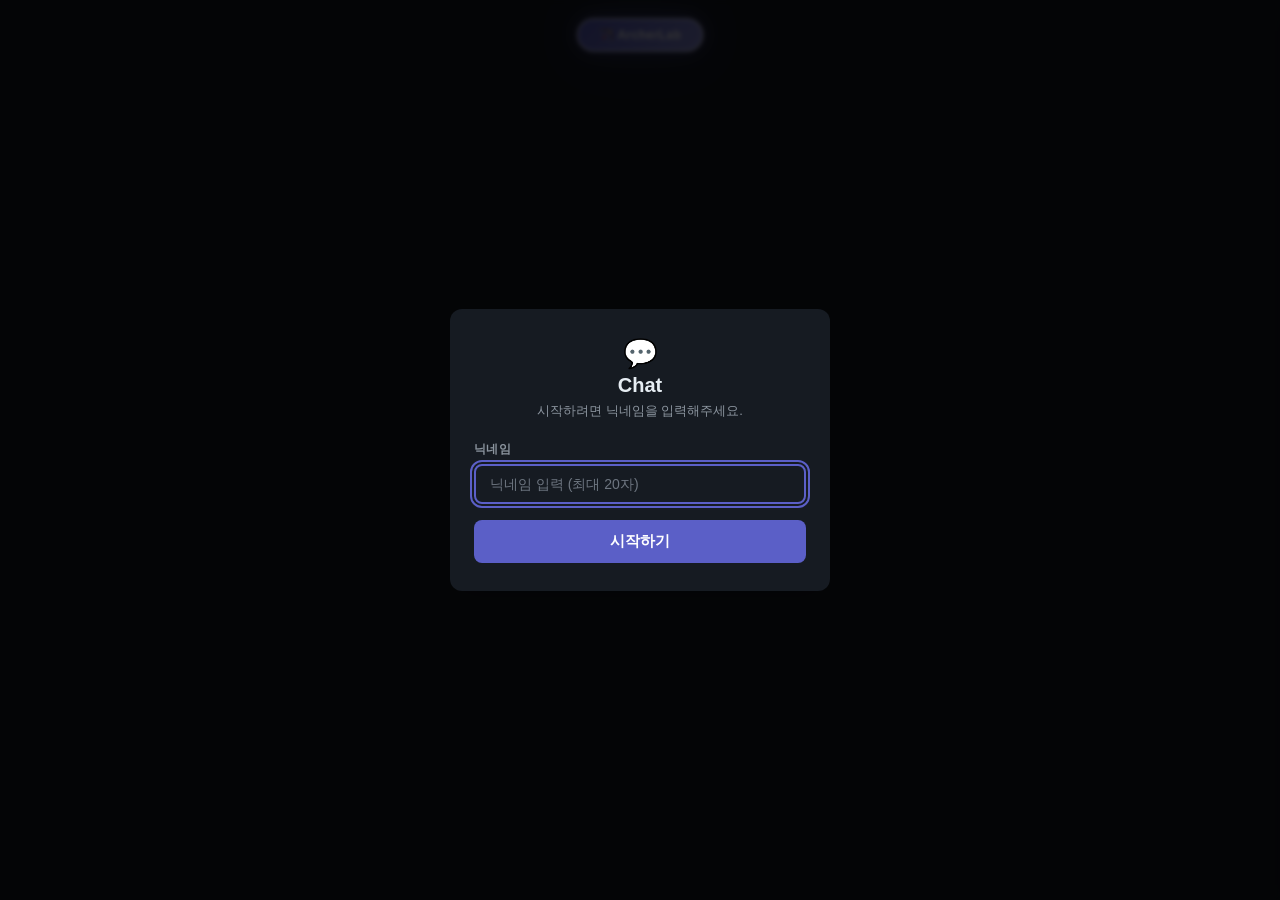
<file: index.html>
<!DOCTYPE html>
<html lang="ko">
<head>
    <meta charset="UTF-8">
    <meta http-equiv="origin-trial" content="Agn9opFYdjvT/UqEIvt4RnCkmN8Kt+8/lzvg731pKSz7MpNoJkLvra/pLOIFgR9GZb39JbBGeJ+CDO++Tus3FggAAABmeyJvcmlnaW4iOiJodHRwczovL2FyY2hlcmxhYi5kZXY6NDQzIiwiZmVhdHVyZSI6IkhUTUxJbkNhbnZhcyIsImV4cGlyeSI6MTc5MjQ1NDQwMCwiaXNTdWJkb21haW4iOnRydWV9">
    <meta name="viewport" content="width=device-width, initial-scale=1.0, maximum-scale=1.0, user-scalable=no">
    <meta name="theme-color" content="#1a1d21" id="meta-theme-color">
    <meta name="mobile-web-app-capable" content="yes">
    <meta name="apple-mobile-web-app-capable" content="yes">
    <meta name="apple-mobile-web-app-status-bar-style" content="black-translucent">
    <meta name="apple-mobile-web-app-title" content="Chat">
    <link rel="manifest" href="manifest.json?v=3">
    <link rel="apple-touch-icon" sizes="180x180" href="icons/apple-touch-icon.png">
    <meta name="robots" content="index, follow, max-image-preview:large, max-snippet:-1">
	<link rel="icon" href="favicon.svg" type="image/svg+xml">
    <title>Chat - 실시간 익명 채팅 | ArcherLab</title>
    <meta name="description" content="무료 실시간 익명 채팅 - 설치 없이 브라우저에서 바로 대화. 채팅방 생성, 로비 채팅, 1:1 대화까지 지원하는 웹 채팅 서비스.">
    <meta name="keywords" content="무료 채팅, 익명 채팅, 실시간 채팅, 웹 채팅, 채팅방, 온라인 채팅, 브라우저 채팅, free chat, anonymous chat, real-time chat">
    <meta property="og:title" content="Chat - 실시간 익명 채팅">
    <meta property="og:description" content="설치 없이 브라우저에서 바로 대화. 채팅방 생성, 로비 채팅, 1:1 대화까지.">
    <meta property="og:image" content="https://chat.archerlab.dev/assets/images/social/chat-representative.png">
    <meta property="og:image:type" content="image/png">
    <meta property="og:image:width" content="1254">
    <meta property="og:image:height" content="1254">
    <meta property="og:image:alt" content="Friends chatting together in ArcherLab Chat">
    <meta property="og:url" content="https://chat.archerlab.dev/">
    <meta property="og:type" content="website">
    <meta property="og:locale" content="ko_KR">
    <meta property="og:site_name" content="ArcherLab Chat">
    <meta name="twitter:card" content="summary_large_image">
    <meta name="twitter:title" content="Chat - 실시간 익명 채팅">
    <meta name="twitter:description" content="설치 없이 브라우저에서 바로 대화. 무료 실시간 웹 채팅.">
    <meta name="twitter:image" content="https://chat.archerlab.dev/assets/images/social/chat-representative.png">
    <meta name="twitter:image:alt" content="Friends chatting together in ArcherLab Chat">
    <link rel="canonical" href="https://chat.archerlab.dev/">
    <link rel="alternate" hreflang="ko" href="https://chat.archerlab.dev/">
    <link rel="alternate" hreflang="x-default" href="https://chat.archerlab.dev/">
    <script type="application/ld+json">{"@context":"https://schema.org","@type":"WebApplication","name":"ArcherLab Chat","url":"https://chat.archerlab.dev/","description":"무료 실시간 익명 채팅 - 설치 없이 브라우저에서 바로 대화","applicationCategory":"SocialNetworkingApplication","operatingSystem":"Web","offers":{"@type":"Offer","price":"0","priceCurrency":"KRW"},"inLanguage":"ko","publisher":{"@type":"Organization","name":"ArcherLab","url":"https://archerlab.dev/"},"image":"https://chat.archerlab.dev/assets/images/social/chat-representative.png"}</script>
    <link rel="stylesheet" href="css/style.css?v=4">
    <meta http-equiv="Cache-Control" content="no-cache, no-store, must-revalidate">
    <meta http-equiv="Pragma" content="no-cache">
    <meta http-equiv="Expires" content="0">
<script src="js/immersive.js?v=20260916-immersive-disabled-v1" defer></script>
  <script src="/assets/js/archerlab-session.js" defer data-archerlab-account></script>
    <meta property="og:image:secure_url" content="https://chat.archerlab.dev/assets/images/social/chat-representative.png">

    <script type="application/ld+json">{"@context":"https://schema.org","@type":"WebPage","@id":"https://chat.archerlab.dev/#webpage","url":"https://chat.archerlab.dev/","primaryImageOfPage":{"@type":"ImageObject","url":"https://chat.archerlab.dev/assets/images/social/chat-representative.png","width":1254,"height":1254}}</script>
</head>
<body>
<a href="https://archerlab.dev" target="_blank" rel="noopener noreferrer" class="archerlab-link" aria-label="ArcherLab 홈" title="ArcherLab">🏹 ArcherLab</a>

<!-- ━━━━━ Setup Modal (닉네임 설정) ━━━━━ -->
<div id="setup-modal" class="modal-overlay">
    <div class="modal-box setup-box">
        <div class="setup-logo">💬</div>
        <h2>Chat</h2>
        <p class="modal-subtitle">시작하려면 닉네임을 입력해주세요.</p>
        <span class="modal-label">닉네임</span>
        <input
            type="text"
            id="setup-name"
            class="modal-input"
            placeholder="닉네임 입력 (최대 20자)"
            maxlength="20"
            autocomplete="off"
        >
        <button id="btn-setup-start" class="btn-block">시작하기</button>
    </div>
</div>

<!-- ━━━━━ Main App Layout ━━━━━ -->
<div id="app" data-mobile-view="rooms" style="display:none">

    <!-- ── Left Sidebar ── -->
    <aside class="sidebar">
        <div class="sidebar-header">
            <div class="sidebar-brand">
                <span class="brand-logo">Chat</span>
                <span id="lobby-unread-badge" class="unread-badge" style="display:none">0</span>
            </div>
            <div class="my-info">
                <div class="my-avatar" id="my-avatar">?</div>
                <span id="my-name-display">닉네임</span>
            </div>
        </div>

        <div class="sidebar-actions">
            <button id="btn-new-room" class="btn-new-room">
                <span>+</span> 새 채팅방
            </button>
        </div>

        <div class="rooms-section">
            <div class="section-label">채팅방 목록</div>
            <div id="room-list-el">
                <div class="room-list-empty">목록을 불러오는 중...</div>
            </div>
        </div>

        <div class="sidebar-footer">
            <button class="btn-settings-sidebar" id="btn-settings">
                <span>⚙️</span> 설정
            </button>
        </div>
    </aside>

    <!-- ── Main Chat Area ── -->
    <main class="main-area">

        <!-- Welcome State = Lobby Chat -->
        <div id="welcome-state">
            <div class="lobby-header">
                <div class="lobby-header-left">
                    <span class="lobby-title">🌐 로비 채팅</span>
                    <span class="lobby-user-count" id="lobby-user-count">연결 중...</span>
                </div>
                <button id="btn-welcome-create" class="btn-primary btn-sm-text">+ 새 채팅방</button>
            </div>
            <div id="lobby-messages" class="messages-area"></div>
            <div class="input-area">
                <input
                    type="text"
                    id="lobby-msg-input"
                    placeholder="로비에서 메시지 입력..."
                    maxlength="300"
                    autocomplete="off"
                >
                <button id="btn-lobby-send" class="btn-send">전송</button>
            </div>
        </div>

        <!-- Chat State -->
        <div id="chat-state" style="display:none">
            <div class="chat-header">
                <div class="chat-header-left">
                    <button id="chat-back-btn" title="목록으로">‹</button>
                    <span id="room-lock-icon"></span>
                    <div class="room-title-wrap">
                        <span id="current-room-name">채팅방</span>
                        <span id="current-room-topic" class="room-topic-display"></span>
                    </div>
                </div>
                <div class="chat-header-right">
                    <button id="btn-header-invite-user" class="btn-header-invite" style="display:none" title="사용자 초대">👤 초대</button>
                    <button id="btn-pin-message" class="btn-icon" style="display:none" title="공지 등록">📌 공지</button>
                    <button id="btn-toggle-members" class="btn-icon" title="참여자 목록">👥 참여자</button>
                    <button id="btn-leave" class="btn-leave-room" title="방 나가기">방 나가기</button>
                </div>
            </div>

            <div id="pinned-message" class="pinned-message" style="display:none"></div>

            <div id="messages" class="messages-area"></div>

            <div id="typing-indicator" class="typing-indicator" style="display:none"></div>

            <div class="input-area">
                <input
                    type="text"
                    id="msg-input"
                    placeholder="메시지를 입력하세요..."
                    maxlength="500"
                    autocomplete="off"
                >
                <button id="btn-send" class="btn-send">전송</button>
            </div>
        </div>

    </main>

    <!-- ── Right Users Panel ── -->
    <aside class="users-panel" id="users-panel">
        <div class="users-header">
            <span id="users-panel-title">참여자</span>
            <span id="user-count">0</span>
        </div>

        <div class="room-info-panel" id="room-info-panel" style="display:none">
            <div class="room-topic-panel" id="room-topic-panel"></div>
            <div class="room-capacity-panel" id="room-capacity-panel"></div>
        </div>

        <div id="user-list" class="user-list"></div>

        <div class="users-footer">
            <button id="btn-invite-user" class="btn-invite" style="display:none">👤 사용자 초대</button>
            <button id="btn-copy-invite" class="btn-invite" style="display:none">🔗 초대 링크 복사</button>
        </div>
    </aside>

</div>

<!-- ━━━━━ Create Room Modal ━━━━━ -->
<div id="create-room-modal" class="modal-overlay">
    <div class="modal-box">
        <h3>새 채팅방 만들기</h3>

        <span class="modal-label">방 이름 *</span>
        <input type="text" id="create-room-name" class="modal-input" placeholder="채팅방 이름" maxlength="30" autocomplete="off">

        <span class="modal-label">주제 / 설명</span>
        <input type="text" id="create-room-topic" class="modal-input" placeholder="이 채팅방의 주제나 용도 (선택)" maxlength="60" autocomplete="off">

        <span class="modal-label">최대 참여 인원</span>
        <div class="capacity-row">
            <input type="range" id="create-capacity" min="2" max="100" value="10" class="capacity-slider">
            <span id="capacity-display" class="capacity-value">10명</span>
        </div>

        <span class="modal-label">방 유형</span>
        <div class="room-type-group">
            <button class="room-type-btn active" data-type="public">🌐 공개방</button>
            <button class="room-type-btn" data-type="private">🔒 비밀방</button>
        </div>

        <div id="password-group" style="display:none">
            <span class="modal-label">비밀번호 (숫자 4자리)</span>
            <input type="text" id="create-password" class="modal-input" placeholder="1234" maxlength="4" pattern="\d{4}" inputmode="numeric" autocomplete="off">
        </div>

        <div class="modal-actions">
            <button id="btn-create-cancel" class="btn-secondary">취소</button>
            <button id="btn-create-confirm" class="btn-confirm">만들기</button>
        </div>
    </div>
</div>

<!-- ━━━━━ Password Modal ━━━━━ -->
<div id="password-modal" class="modal-overlay">
    <div class="modal-box">
        <h3>🔒 비밀방 입장</h3>
        <p class="modal-subtitle">방장이 설정한 4자리 비밀번호를 입력하세요.</p>
        <span class="modal-label">비밀번호</span>
        <input type="text" id="join-password" class="modal-input" placeholder="숫자 4자리" maxlength="4" pattern="\d{4}" inputmode="numeric" autocomplete="off">
        <div class="modal-actions">
            <button id="btn-pw-cancel" class="btn-secondary">취소</button>
            <button id="btn-pw-confirm" class="btn-confirm">입장</button>
        </div>
    </div>
</div>

<!-- ━━━━━ Settings Panel ━━━━━ -->
<div id="settings-panel" class="settings-panel">
    <div class="settings-header">
        <span>설정</span>
        <button id="btn-settings-close" class="btn-icon">✕</button>
    </div>
    <div class="settings-body">
        <div class="setting-group">
            <h4>프로필</h4>
            <label class="modal-label" style="margin-top:0">닉네임</label>
            <div class="setting-row">
                <input type="text" id="settings-name" class="modal-input" maxlength="20" autocomplete="off">
                <button id="btn-name-save" class="btn-sm">저장</button>
            </div>
        </div>
        <div class="setting-group">
            <h4>테마</h4>
            <div class="theme-group">
                <button class="theme-btn" data-theme="dark">
                    <div class="theme-swatch theme-swatch-dark"></div>
                    다크
                </button>
                <button class="theme-btn" data-theme="light">
                    <div class="theme-swatch theme-swatch-light"></div>
                    라이트
                </button>
                <button class="theme-btn active" data-theme="midnight">
                    <div class="theme-swatch theme-swatch-midnight"></div>
                    미드나잇
                </button>
                <button class="theme-btn" data-theme="vscode">
                    <div class="theme-swatch theme-swatch-vscode"></div>
                    VSCode
                </button>
                <button class="theme-btn" data-theme="terminal">
                    <div class="theme-swatch theme-swatch-terminal"></div>
                    Terminal
                </button>
                <button class="theme-btn" data-theme="excel">
                    <div class="theme-swatch theme-swatch-excel"></div>
                    Excel
                </button>
            </div>
        </div>
        <div class="setting-group">
            <h4>화면 투명도</h4>
            <div class="opacity-label">
                <span>투명도</span>
                <span id="opacity-value">100%</span>
            </div>
            <input type="range" id="opacity-slider" min="10" max="100" value="100">
            <p class="setting-hint">낮출수록 화면이 투명해집니다. (뒤 창이 비쳐 보임)</p>
        </div>
        <div class="setting-group" id="notif-permission-group">
            <h4>알림</h4>
            <button id="btn-notif-permission" class="btn-block" style="margin-top:0">🔔 브라우저 알림 허용</button>
            <p class="setting-hint">멘션이나 초대를 받을 때 알림을 표시합니다.</p>
        </div>
        <div class="setting-group" id="pwa-install-group" style="display:none">
            <h4>앱 설치</h4>
            <button id="btn-install-pwa" class="btn-block" style="margin-top:0">
                📥 PC 앱으로 설치 (주소창 없이 사용)
            </button>
            <p class="setting-hint">설치하면 주소창이 사라지고 앱처럼 사용할 수 있습니다.</p>
        </div>
        <div class="setting-group" id="pwa-installed-group" style="display:none">
            <h4>앱 설치</h4>
            <p class="setting-hint pwa-ok">✅ 앱으로 설치되어 실행 중입니다.</p>
        </div>
        <button id="btn-settings-close2" class="btn-settings-close-bottom">닫기</button>
    </div>
</div>

<!-- ━━━━━ Mobile Navigation ━━━━━ -->
<nav class="mobile-nav">
    <div class="mobile-nav-inner">
        <button class="mobile-nav-btn active" data-view="rooms">
            <span class="nav-icon">🏠</span>
            <span>목록</span>
        </button>
        <button class="mobile-nav-btn" data-view="chat">
            <span class="nav-icon">💬</span>
            <span>채팅</span>
        </button>
        <button class="mobile-nav-btn" data-view="members">
            <span class="nav-icon">👥</span>
            <span>참여자</span>
        </button>
    </div>
</nav>

<!-- ━━━━━ Invite User Modal ━━━━━ -->
<div id="invite-user-modal" class="modal-overlay">
    <div class="modal-box">
        <div class="modal-header-row">
            <h3>👤 사용자 초대</h3>
            <button id="btn-invite-modal-close" class="btn-icon">✕</button>
        </div>
        <p class="modal-subtitle">온라인 사용자 중 초대할 사람을 선택하세요.</p>
        <div id="invite-user-list" class="invite-user-list"></div>
    </div>
</div>

<!-- ━━━━━ Disguise Floating Settings Button ━━━━━ -->
<button id="btn-disguise-settings" class="btn-disguise-settings" title="설정">⚙ 설정</button>

<!-- ━━━━━ Disguise Chrome (theme-specific UI overlays) ━━━━━ -->

<!-- VSCode Chrome -->
<div class="disguise-el disguise-vscode vscode-titlebar">
    <div class="vsc-tb-menus"><span>File</span><span>Edit</span><span>Selection</span><span>View</span><span>Go</span><span>Run</span><span>Terminal</span><span>Help</span></div>
    <div class="vsc-tb-title">chat.ts - WorkChat - Visual Studio Code</div>
    <div class="disguise-wctl"><span class="wctl">─</span><span class="wctl">□</span><span class="wctl wctl-x">✕</span></div>
</div>
<div class="disguise-el disguise-vscode vscode-activitybar">
    <div class="vsc-ab-top">
        <div class="vsc-ab-icon active" title="Explorer"><svg viewBox="0 0 28 28" width="28" height="28"><path fill="currentColor" d="M20 2H8L6 4v5H3L1 11v13l2 2h13l2-2v-3h5l2-2V6l-5-4zm-4 20H3V11h3v7l2 2h8v2zm6-5H8V4h8v4h4v9z"/></svg></div>
        <div class="vsc-ab-icon" title="Search"><svg viewBox="0 0 28 28" width="24" height="24"><path fill="currentColor" d="M18.68 16.56l6.07 6.07-2.12 2.12-6.07-6.07A8.5 8.5 0 1116.56 18.68zM11.5 18a6.5 6.5 0 100-13 6.5 6.5 0 000 13z"/></svg></div>
        <div class="vsc-ab-icon" title="Source Control"><svg viewBox="0 0 28 28" width="24" height="24"><path fill="currentColor" d="M21.5 11.5a3.5 3.5 0 00-3.26 2.22A3 3 0 0115.5 16h-3a4.5 4.5 0 00-3 1.15V8.28a3.5 3.5 0 10-1.5 0v11.44a3.5 3.5 0 101.5.07A3 3 0 0112.5 17h3a4.5 4.5 0 004.26-3.04A3.5 3.5 0 0021.5 11.5zM7.75 5.5a2 2 0 11-4 0 2 2 0 014 0zm0 17a2 2 0 11-4 0 2 2 0 014 0zm13.75-9a2 2 0 11-4 0 2 2 0 014 0z"/></svg></div>
        <div class="vsc-ab-icon" title="Run"><svg viewBox="0 0 28 28" width="24" height="24"><path fill="currentColor" d="M10 5l12 9-12 9V5z"/></svg></div>
        <div class="vsc-ab-icon" title="Extensions"><svg viewBox="0 0 28 28" width="24" height="24"><path fill="currentColor" d="M15 2h9l2 2v9l-2 2h-9l-2-2V4l2-2zm1.5 1.5v9h9v-9h-9zM2 15h9l2 2v9l-2 2H2l-2-2v-9l2-2zm1.5 1.5v9h9v-9h-9zM2 2h9l2 2v9l-2 2H2L0 13V4l2-2zm1.5 1.5v9h9v-9h-9z"/></svg></div>
    </div>
    <div class="vsc-ab-bottom">
        <div class="vsc-ab-icon" title="Accounts"><svg viewBox="0 0 28 28" width="24" height="24"><path fill="currentColor" d="M14 14a5 5 0 100-10 5 5 0 000 10zm0-8.5a3.5 3.5 0 110 7 3.5 3.5 0 010-7zM14 16c-5.52 0-10 3.13-10 7v1h20v-1c0-3.87-4.48-7-10-7zm-8.46 6.5C6.18 20.1 9.72 17.5 14 17.5s7.82 2.6 8.46 4.5H5.54z"/></svg></div>
        <div class="vsc-ab-icon disguise-settings-btn" title="Settings"><svg viewBox="0 0 28 28" width="24" height="24"><path fill="currentColor" d="M24.4 10l-2.2-.4a9.2 9.2 0 00-.8-1.8l1.2-1.9-2.5-2.5-1.9 1.2a9.2 9.2 0 00-1.8-.8L16 1.5h-3.5L12 3.7a9.2 9.2 0 00-1.8.8L8.3 3.3 5.8 5.8l1.2 1.9a9.2 9.2 0 00-.8 1.8L4 10v3.5l2.2.4c.2.6.5 1.3.8 1.8l-1.2 1.9 2.5 2.5 1.9-1.2c.5.3 1.2.6 1.8.8l.5 2.2H16l.5-2.2c.6-.2 1.3-.5 1.8-.8l1.9 1.2 2.5-2.5-1.2-1.9c.3-.5.6-1.2.8-1.8l2.2-.5V10zm-10.1 6a4.2 4.2 0 110-8.5 4.2 4.2 0 010 8.5z"/></svg></div>
    </div>
</div>
<div class="disguise-el disguise-vscode vscode-tabbar">
    <div class="vsc-tab active"><span class="vsc-ico-ts">TS</span>chat.ts<span class="vsc-tab-x">✕</span></div>
    <div class="vsc-tab"><span class="vsc-ico-json">{}</span>package.json<span class="vsc-tab-x">✕</span></div>
    <div class="vsc-tab"><span class="vsc-ico-md">M↓</span>README.md<span class="vsc-tab-x">✕</span></div>
</div>
<div class="disguise-el disguise-vscode vscode-breadcrumb">
    <span>src</span><span class="vsc-bc-sep">›</span><span>components</span><span class="vsc-bc-sep">›</span><span class="vsc-bc-cur">chat.ts</span>
</div>
<div class="disguise-el disguise-vscode vscode-statusbar">
    <div class="vsc-sb-l"><span class="vsc-sb-remote">><</span><span class="vsc-sb-branch">⎇ main</span><span class="vsc-sb-sync">↻</span><span>0⚠ 0ⓘ</span></div>
    <div class="vsc-sb-r"><span>Ln 42, Col 18</span><span>Spaces: 2</span><span>UTF-8</span><span>CRLF</span><span>TypeScript</span><span>🔔</span></div>
</div>

<!-- Terminal/PuTTY Chrome -->
<div class="disguise-el disguise-terminal term-titlebar">
    <div class="term-tb-ico">⬜</div>
    <div class="term-tb-text" id="term-title-text">user@chat-server: ~</div>
    <div class="disguise-wctl"><span class="wctl">─</span><span class="wctl">□</span><span class="wctl wctl-x">✕</span></div>
</div>
<div class="disguise-el disguise-terminal term-menubar">
    <button type="button" class="term-mi disguise-settings-btn">설정</button><button type="button" class="term-mi" id="btn-term-users">참여자</button><button type="button" class="term-mi" id="btn-term-new-room">새방</button><span class="term-mi">View</span><span class="term-mi">Connection</span><span class="term-mi">Window</span><span class="term-mi">Help</span>
</div>

<!-- Excel Chrome -->
<div class="disguise-el disguise-excel excel-titlebar">
    <div class="excel-qat"><span>💾</span><span>↩</span><span>↪</span><span class="excel-qat-sep">|</span></div>
    <div class="excel-tb-title">Book1 - Excel</div>
    <div class="disguise-wctl"><span class="wctl">─</span><span class="wctl">□</span><span class="wctl wctl-x wctl-x-red">✕</span></div>
</div>
<div class="disguise-el disguise-excel excel-ribbon-tabs">
    <span class="excel-rtab excel-rtab-file disguise-settings-btn">파일</span>
    <span class="excel-rtab active">홈</span><span class="excel-rtab">삽입</span><span class="excel-rtab">페이지 레이아웃</span><span class="excel-rtab">수식</span><span class="excel-rtab">데이터</span><span class="excel-rtab">검토</span><span class="excel-rtab">보기</span>
</div>
<div class="disguise-el disguise-excel excel-ribbon">
    <div class="excel-rg">
        <div class="excel-rg-items"><div class="excel-rg-big">📋<br><small>붙여넣기</small></div><div class="excel-rg-stack"><span>✂ 잘라내기</span><span>📄 복사</span><span>🖌 서식복사</span></div></div>
        <div class="excel-rg-label">클립보드</div>
    </div><div class="excel-rg-sep"></div>
    <div class="excel-rg">
        <div class="excel-rg-items"><div class="excel-rg-stack"><div class="excel-rg-row"><span class="excel-dd">맑은 고딕 ▾</span><span class="excel-dd-sm">11 ▾</span></div><div class="excel-rg-row"><span class="excel-tb-btn"><b>B</b></span><span class="excel-tb-btn"><i>I</i></span><span class="excel-tb-btn"><u>U</u></span><span class="excel-tb-btn">⬜▾</span><span class="excel-tb-btn"><b style="color:#c00">A</b>▾</span></div></div></div>
        <div class="excel-rg-label">글꼴</div>
    </div><div class="excel-rg-sep"></div>
    <div class="excel-rg">
        <div class="excel-rg-items"><div class="excel-rg-stack"><div class="excel-rg-row"><span class="excel-tb-btn">☰</span><span class="excel-tb-btn">☰</span><span class="excel-tb-btn">☰</span><span class="excel-tb-btn">⇄</span></div><div class="excel-rg-row"><span class="excel-tb-btn">⫶</span><span class="excel-tb-btn">⊞</span><span class="excel-tb-btn">↕</span></div></div></div>
        <div class="excel-rg-label">맞춤</div>
    </div><div class="excel-rg-sep"></div>
    <div class="excel-rg">
        <div class="excel-rg-items"><div class="excel-rg-stack"><div class="excel-rg-row"><span class="excel-dd">일반 ▾</span></div><div class="excel-rg-row"><span class="excel-tb-btn">%</span><span class="excel-tb-btn">,</span><span class="excel-tb-btn">.0→</span><span class="excel-tb-btn">←.0</span></div></div></div>
        <div class="excel-rg-label">표시 형식</div>
    </div>
</div>
<div class="disguise-el disguise-excel excel-formula-bar">
    <div class="excel-fb-ref">A1</div>
    <div class="excel-fb-fx"><i>f</i><sub>x</sub></div>
    <div class="excel-fb-input"></div>
</div>
<div class="disguise-el disguise-excel excel-colhdr" id="excel-colhdr"></div>
<div class="disguise-el disguise-excel excel-sheet-tabs">
    <div class="excel-st-nav"><span>◁</span><span>▷</span></div>
    <div class="excel-st-list"><span class="excel-st active">Sheet1</span><span class="excel-st">Sheet2</span><span class="excel-st">Sheet3</span><span class="excel-st-add">⊕</span></div>
</div>
<div class="disguise-el disguise-excel excel-statusbar">
    <div class="excel-stb-l">준비</div>
    <div class="excel-stb-r"><span>평균: -</span><span>개수: 1</span><span>합계: 0</span></div>
</div>

<!-- ━━━━━ Toast Notification ━━━━━ -->
<div id="toast" class="toast"></div>

<script src="js/network.js?v=3"></script>
<script src="js/app.js?v=3"></script>
</body>
</html>
</file>
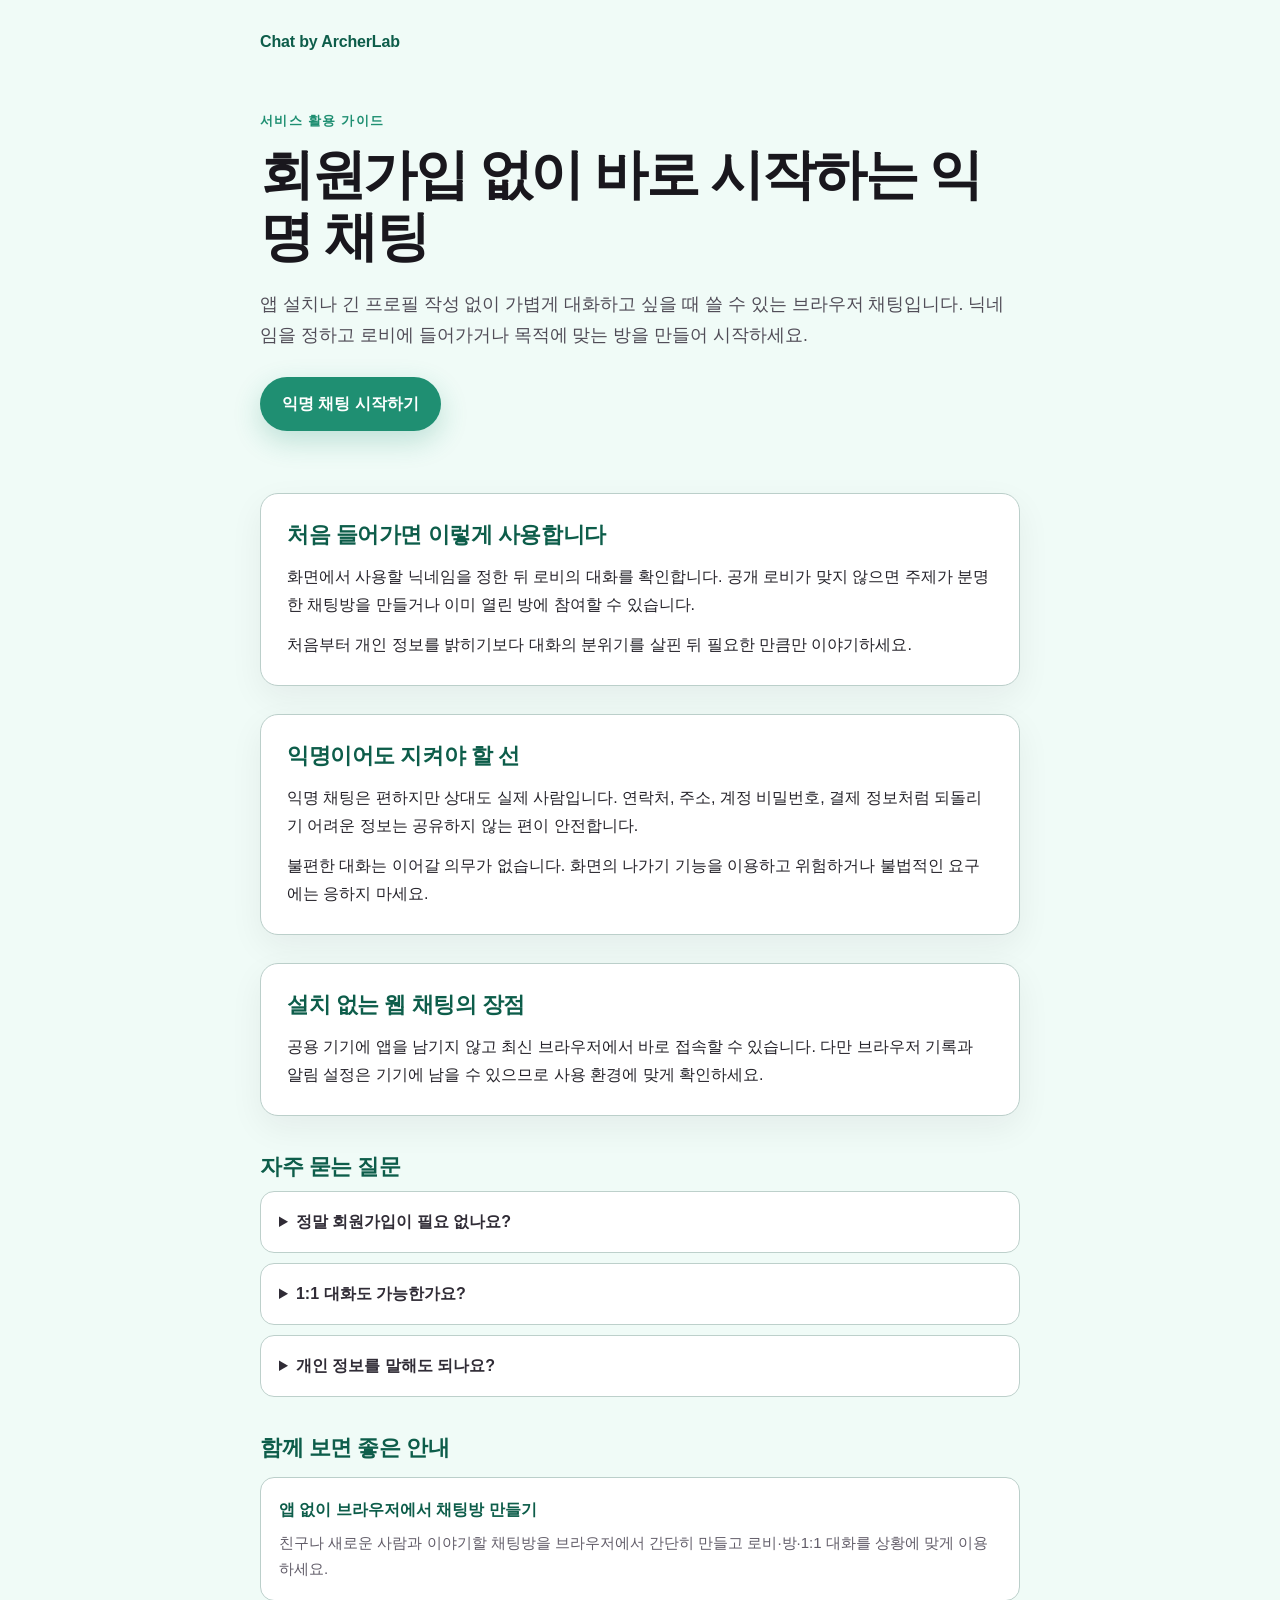
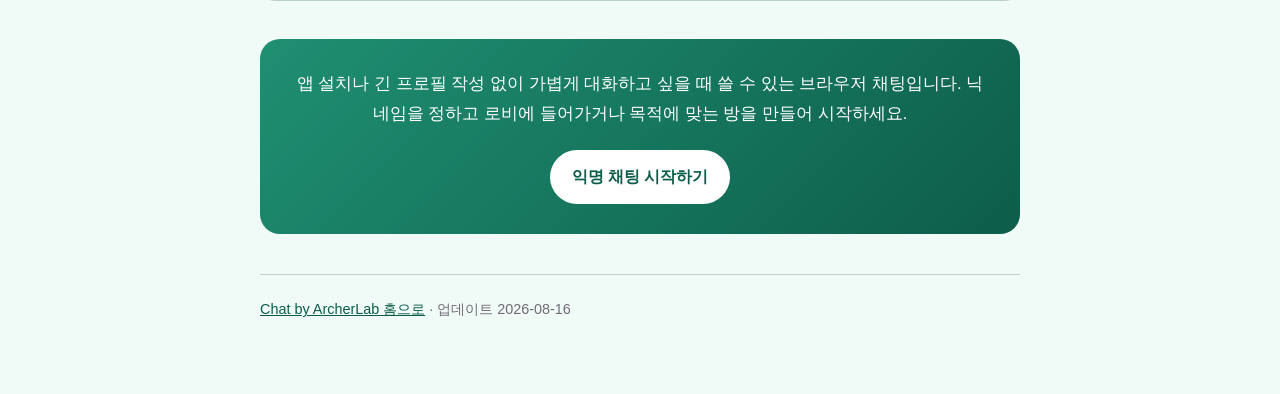
<file: seo/anonymous-chat-no-signup.html>
<!doctype html>
<html lang="ko">
<head>
  <meta charset="utf-8">
  <meta http-equiv="origin-trial" content="Agn9opFYdjvT/UqEIvt4RnCkmN8Kt+8/lzvg731pKSz7MpNoJkLvra/pLOIFgR9GZb39JbBGeJ+CDO++Tus3FggAAABmeyJvcmlnaW4iOiJodHRwczovL2FyY2hlcmxhYi5kZXY6NDQzIiwiZmVhdHVyZSI6IkhUTUxJbkNhbnZhcyIsImV4cGlyeSI6MTc5MjQ1NDQwMCwiaXNTdWJkb21haW4iOnRydWV9">
  <meta name="viewport" content="width=device-width,initial-scale=1">
  <title>회원가입 없는 무료 익명 채팅 | ArcherLab Chat</title>
  <meta name="description" content="설치와 회원가입 없이 브라우저에서 시작하는 무료 익명 채팅. 로비에서 대화하고 원하는 채팅방을 만들어보세요.">
  <meta name="robots" content="index,follow,max-image-preview:large,max-snippet:-1,max-video-preview:-1">
  <link rel="canonical" href="https://chat.archerlab.dev/seo/anonymous-chat-no-signup">
  <link rel="sitemap" type="application/xml" href="https://chat.archerlab.dev/sitemap.xml">
  <meta property="og:type" content="article">
  <meta property="og:site_name" content="Chat by ArcherLab">
  <meta property="og:title" content="회원가입 없는 무료 익명 채팅 | ArcherLab Chat">
  <meta property="og:description" content="설치와 회원가입 없이 브라우저에서 시작하는 무료 익명 채팅. 로비에서 대화하고 원하는 채팅방을 만들어보세요.">
  <meta property="og:url" content="https://chat.archerlab.dev/seo/anonymous-chat-no-signup">
  <meta name="twitter:card" content="summary_large_image">
  <meta name="twitter:title" content="회원가입 없는 무료 익명 채팅 | ArcherLab Chat">
  <meta name="twitter:description" content="설치와 회원가입 없이 브라우저에서 시작하는 무료 익명 채팅. 로비에서 대화하고 원하는 채팅방을 만들어보세요.">
  <script type="application/ld+json">{"@context":"https://schema.org","@graph":[{"@type":"WebSite","@id":"https://chat.archerlab.dev/#website","url":"https://chat.archerlab.dev/","name":"Chat by ArcherLab","inLanguage":"ko"},{"@type":"WebPage","@id":"https://chat.archerlab.dev/seo/anonymous-chat-no-signup#webpage","url":"https://chat.archerlab.dev/seo/anonymous-chat-no-signup","name":"회원가입 없는 무료 익명 채팅 | ArcherLab Chat","description":"설치와 회원가입 없이 브라우저에서 시작하는 무료 익명 채팅. 로비에서 대화하고 원하는 채팅방을 만들어보세요.","inLanguage":"ko","dateModified":"2026-08-16","isPartOf":{"@id":"https://chat.archerlab.dev/#website"},"primaryImageOfPage":{"@type":"ImageObject","url":"https://chat.archerlab.dev/assets/images/social/chat-representative.png","width":1254,"height":1254}},{"@type":"BreadcrumbList","itemListElement":[{"@type":"ListItem","position":1,"name":"Chat by ArcherLab","item":"https://chat.archerlab.dev/"},{"@type":"ListItem","position":2,"name":"회원가입 없이 바로 시작하는 익명 채팅","item":"https://chat.archerlab.dev/seo/anonymous-chat-no-signup"}]},{"@type":"FAQPage","mainEntity":[{"@type":"Question","name":"정말 회원가입이 필요 없나요?","acceptedAnswer":{"@type":"Answer","text":"기본 채팅은 별도 계정을 만들지 않고 브라우저에서 시작할 수 있습니다."}},{"@type":"Question","name":"1:1 대화도 가능한가요?","acceptedAnswer":{"@type":"Answer","text":"서비스 화면에서 제공되는 사용자 및 방 기능을 통해 1:1 대화를 시작할 수 있습니다."}},{"@type":"Question","name":"개인 정보를 말해도 되나요?","acceptedAnswer":{"@type":"Answer","text":"익명 서비스에서도 연락처, 주소, 비밀번호, 금융 정보 같은 민감한 정보는 공유하지 않는 것이 안전합니다."}}]}]}</script>
  <style>
    *{box-sizing:border-box}html{scroll-behavior:smooth}body{margin:0;background:#f0fbf7;color:#25232a;font-family:-apple-system,BlinkMacSystemFont,"Segoe UI","Noto Sans KR",Arial,sans-serif;line-height:1.75}.shell{width:min(760px,calc(100% - 36px));margin:0 auto;padding:28px 0 72px}.brand{display:inline-flex;align-items:center;color:#0d5d4a;font-weight:800;text-decoration:none;letter-spacing:-.01em}.hero{padding:54px 0 34px}.eyebrow{margin:0 0 10px;color:#1f8f72;font-size:.82rem;font-weight:800;letter-spacing:.1em;text-transform:uppercase}h1{margin:0;color:#19171d;font-size:clamp(2rem,6vw,3.35rem);line-height:1.16;letter-spacing:-.045em}.intro{margin:22px 0 0;font-size:1.1rem;color:#514d58}.cta{display:inline-flex;margin-top:26px;padding:13px 22px;border-radius:999px;background:#1f8f72;color:#fff;font-weight:800;text-decoration:none;box-shadow:0 10px 28px color-mix(in srgb,#1f8f72 24%,transparent)}main section{margin-top:28px;padding:26px;background:#fff;border:1px solid color-mix(in srgb,#1f8f72 18%,#ddd);border-radius:18px;box-shadow:0 12px 34px rgba(30,25,35,.06)}h2{margin:0 0 14px;color:#0d5d4a;font-size:1.35rem;line-height:1.35;letter-spacing:-.02em}p{margin:0 0 12px}p:last-child{margin-bottom:0}.faq-wrap{margin-top:36px}.faq-wrap h2{margin-bottom:8px}.faq-wrap details{background:#fff;border:1px solid color-mix(in srgb,#1f8f72 17%,#ddd);border-radius:14px;margin-top:10px;padding:0 18px}.faq-wrap summary{cursor:pointer;padding:16px 0;font-weight:800;color:#302c36}.faq-wrap details p{padding:0 0 17px;color:#56515d}.related{margin-top:36px}.related-grid{display:grid;gap:12px}.related-card{display:grid;gap:6px;padding:18px;background:#fff;border:1px solid color-mix(in srgb,#1f8f72 18%,#ddd);border-radius:14px;text-decoration:none;color:#27232b}.related-card strong{color:#0d5d4a}.related-card span{font-size:.94rem;color:#625d69}.final-cta{margin-top:38px;padding:30px;text-align:center;background:linear-gradient(135deg,#1f8f72,#0d5d4a);border-radius:20px;color:#fff}.final-cta p{font-size:1.05rem}.final-cta .cta{margin-top:10px;background:#fff;color:#0d5d4a;box-shadow:none}footer{margin-top:40px;padding-top:22px;border-top:1px solid color-mix(in srgb,#1f8f72 16%,#ddd);font-size:.9rem;color:#716b77}footer a{color:#0d5d4a}@media(max-width:560px){.shell{width:min(100% - 26px,760px)}.hero{padding:40px 0 24px}main section{padding:21px}.final-cta{padding:24px 18px}}
  </style>
    <meta property="og:image" content="https://chat.archerlab.dev/assets/images/social/chat-representative.png">
    <meta property="og:image:secure_url" content="https://chat.archerlab.dev/assets/images/social/chat-representative.png">
    <meta property="og:image:type" content="image/png">
    <meta property="og:image:width" content="1254">
    <meta property="og:image:height" content="1254">
    <meta property="og:image:alt" content="Friends chatting together in ArcherLab Chat">
    <meta name="twitter:image" content="https://chat.archerlab.dev/assets/images/social/chat-representative.png">
    <meta name="twitter:image:alt" content="Friends chatting together in ArcherLab Chat">
</head>
<body>
  <div class="shell">
    <a class="brand" href="/">Chat by ArcherLab</a>
    <header class="hero">
      <p class="eyebrow">서비스 활용 가이드</p>
      <h1>회원가입 없이 바로 시작하는 익명 채팅</h1>
      <p class="intro">앱 설치나 긴 프로필 작성 없이 가볍게 대화하고 싶을 때 쓸 수 있는 브라우저 채팅입니다. 닉네임을 정하고 로비에 들어가거나 목적에 맞는 방을 만들어 시작하세요.</p>
      <a class="cta" href="/">익명 채팅 시작하기</a>
    </header>
    <main><section><h2>처음 들어가면 이렇게 사용합니다</h2><p>화면에서 사용할 닉네임을 정한 뒤 로비의 대화를 확인합니다. 공개 로비가 맞지 않으면 주제가 분명한 채팅방을 만들거나 이미 열린 방에 참여할 수 있습니다.</p><p>처음부터 개인 정보를 밝히기보다 대화의 분위기를 살핀 뒤 필요한 만큼만 이야기하세요.</p></section><section><h2>익명이어도 지켜야 할 선</h2><p>익명 채팅은 편하지만 상대도 실제 사람입니다. 연락처, 주소, 계정 비밀번호, 결제 정보처럼 되돌리기 어려운 정보는 공유하지 않는 편이 안전합니다.</p><p>불편한 대화는 이어갈 의무가 없습니다. 화면의 나가기 기능을 이용하고 위험하거나 불법적인 요구에는 응하지 마세요.</p></section><section><h2>설치 없는 웹 채팅의 장점</h2><p>공용 기기에 앱을 남기지 않고 최신 브라우저에서 바로 접속할 수 있습니다. 다만 브라우저 기록과 알림 설정은 기기에 남을 수 있으므로 사용 환경에 맞게 확인하세요.</p></section></main>
    <section class="faq-wrap" aria-labelledby="faq-title"><h2 id="faq-title">자주 묻는 질문</h2><details><summary>정말 회원가입이 필요 없나요?</summary><p>기본 채팅은 별도 계정을 만들지 않고 브라우저에서 시작할 수 있습니다.</p></details><details><summary>1:1 대화도 가능한가요?</summary><p>서비스 화면에서 제공되는 사용자 및 방 기능을 통해 1:1 대화를 시작할 수 있습니다.</p></details><details><summary>개인 정보를 말해도 되나요?</summary><p>익명 서비스에서도 연락처, 주소, 비밀번호, 금융 정보 같은 민감한 정보는 공유하지 않는 것이 안전합니다.</p></details></section>
    <section class="related" aria-labelledby="related-title"><h2 id="related-title">함께 보면 좋은 안내</h2><div class="related-grid"><a class="related-card" href="/seo/browser-chat-room"><strong>앱 없이 브라우저에서 채팅방 만들기</strong><span>친구나 새로운 사람과 이야기할 채팅방을 브라우저에서 간단히 만들고 로비·방·1:1 대화를 상황에 맞게 이용하세요.</span></a></div></section>
    <section class="final-cta"><p>앱 설치나 긴 프로필 작성 없이 가볍게 대화하고 싶을 때 쓸 수 있는 브라우저 채팅입니다. 닉네임을 정하고 로비에 들어가거나 목적에 맞는 방을 만들어 시작하세요.</p><a class="cta" href="/">익명 채팅 시작하기</a></section>
    <footer><a href="/">Chat by ArcherLab 홈으로</a> · 업데이트 2026-08-16</footer>
  </div>
</body>
</html>
</file>
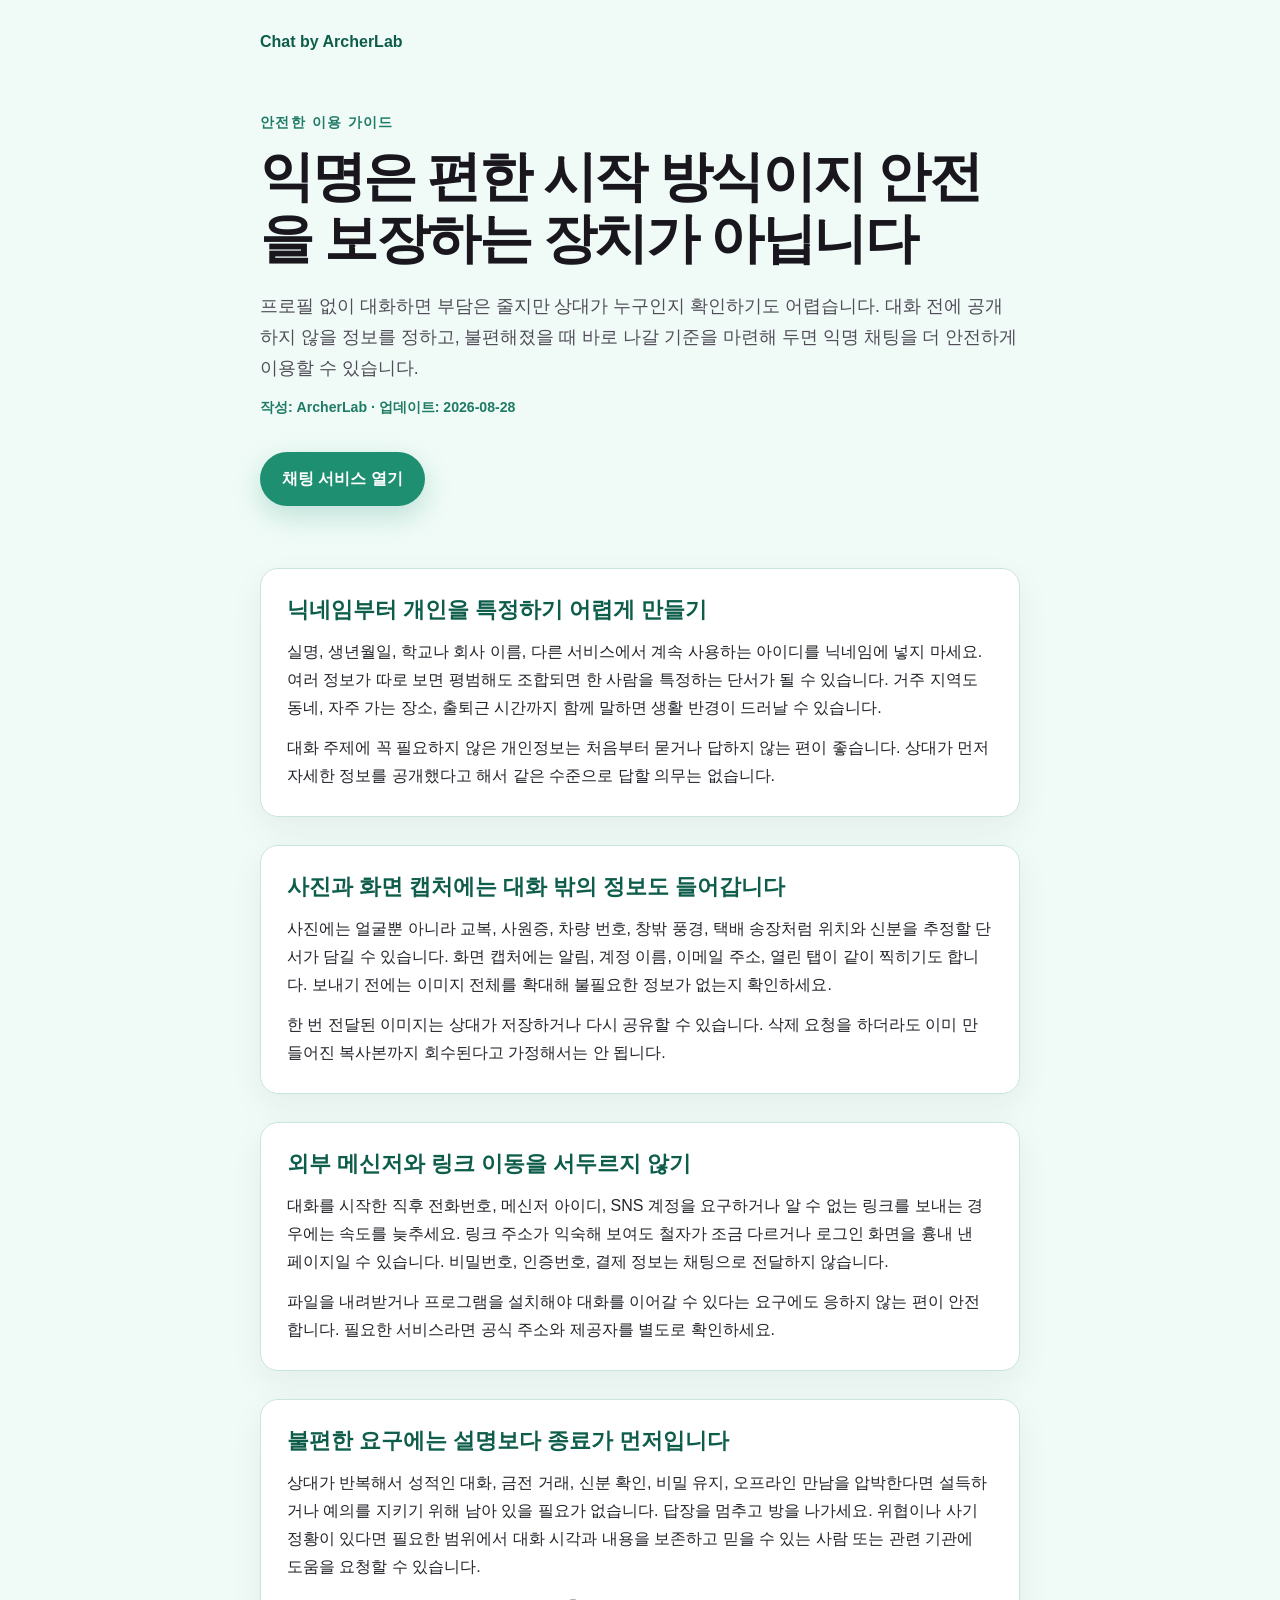
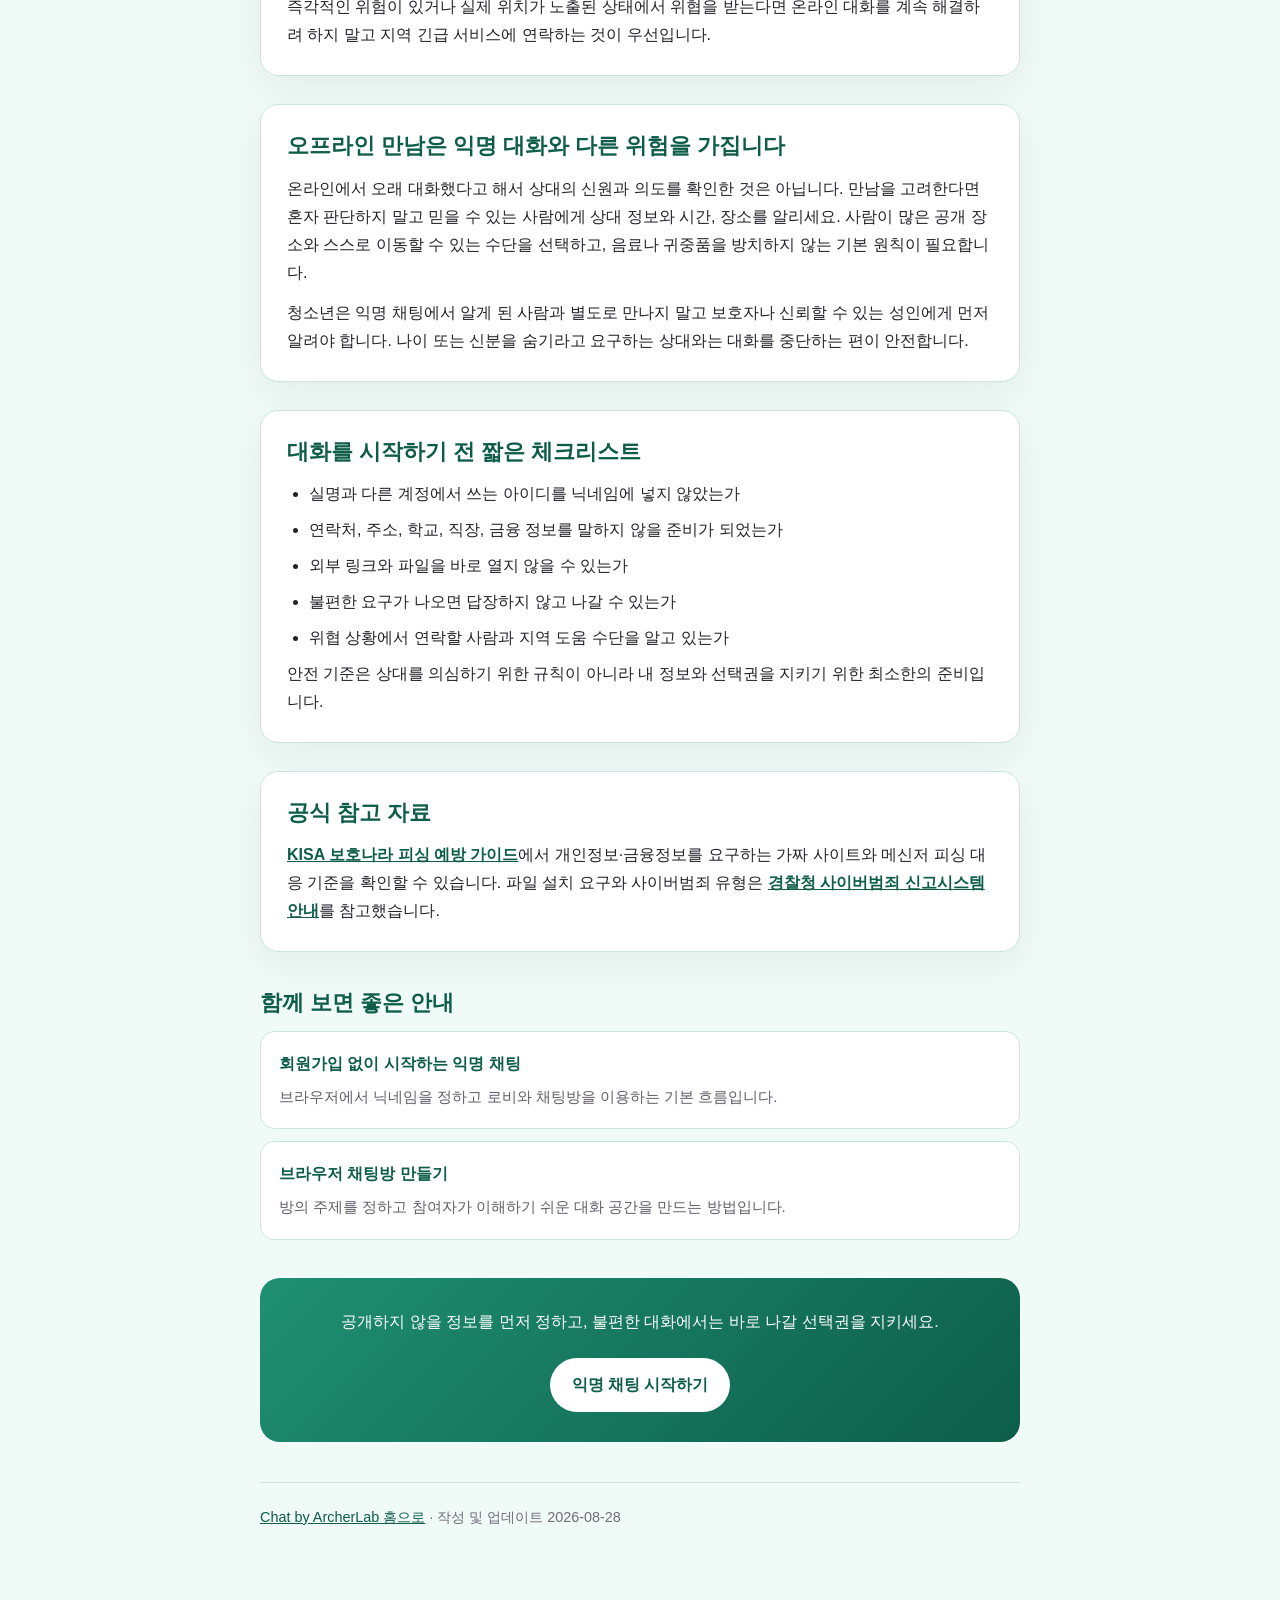
<file: seo/anonymous-chat-safety-guide.html>
<!doctype html>
<html lang="ko">
<head>
  <meta charset="utf-8">
  <meta name="viewport" content="width=device-width,initial-scale=1">
  <title>익명 채팅 안전 가이드 | 개인정보와 대화 경계 지키기</title>
  <meta name="description" content="회원가입 없는 익명 채팅에서 개인정보 노출을 줄이고 불편한 요구, 외부 연락, 만남 제안에 대응하는 현실적인 안전 기준을 안내합니다.">
  <meta name="robots" content="index,follow,max-image-preview:large,max-snippet:-1,max-video-preview:-1">
  <link rel="canonical" href="https://chat.archerlab.dev/seo/anonymous-chat-safety-guide">
  <link rel="sitemap" type="application/xml" href="https://chat.archerlab.dev/sitemap.xml">
  <meta property="og:type" content="article">
  <meta property="og:site_name" content="Chat by ArcherLab">
  <meta property="og:title" content="익명 채팅 안전 가이드 | 개인정보와 대화 경계 지키기">
  <meta property="og:description" content="익명 채팅에서 개인정보 노출을 줄이고 불편한 요구에 대응하는 현실적인 안전 기준을 확인하세요.">
  <meta property="og:url" content="https://chat.archerlab.dev/seo/anonymous-chat-safety-guide">
  <meta name="twitter:card" content="summary_large_image">
  <meta name="twitter:title" content="익명 채팅 안전 가이드 | 개인정보와 대화 경계 지키기">
  <meta name="twitter:description" content="익명 채팅에서 개인정보 노출을 줄이고 불편한 요구에 대응하는 현실적인 안전 기준을 확인하세요.">
  <script type="application/ld+json">
  {
    "@context": "https://schema.org",
    "@graph": [
      {
        "@type": "WebSite",
        "@id": "https://chat.archerlab.dev/#website",
        "url": "https://chat.archerlab.dev/",
        "name": "Chat by ArcherLab",
        "inLanguage": "ko"
      },
      {
        "@type": "WebPage",
        "@id": "https://chat.archerlab.dev/seo/anonymous-chat-safety-guide#webpage",
        "url": "https://chat.archerlab.dev/seo/anonymous-chat-safety-guide",
        "name": "익명 채팅 안전 가이드 | 개인정보와 대화 경계 지키기",
        "description": "회원가입 없는 익명 채팅에서 개인정보 노출을 줄이고 불편한 요구에 대응하는 현실적인 안전 기준을 안내합니다.",
        "inLanguage": "ko",
        "datePublished": "2026-08-28",
        "dateModified": "2026-08-28",
        "isPartOf": {
          "@id": "https://chat.archerlab.dev/#website"
        },
        "primaryImageOfPage": {
          "@type": "ImageObject",
          "url": "https://chat.archerlab.dev/assets/images/social/chat-representative.png",
          "width": 1254,
          "height": 1254
        }
      },
      {
        "@type": "Article",
        "@id": "https://chat.archerlab.dev/seo/anonymous-chat-safety-guide#article",
        "headline": "익명 채팅에서 개인정보와 대화 경계를 지키는 방법",
        "description": "익명 대화를 시작하기 전 확인할 개인정보, 외부 연락, 불편한 요구와 종료 기준을 정리한 이용 안내입니다.",
        "inLanguage": "ko",
        "datePublished": "2026-08-28",
        "dateModified": "2026-08-28",
        "author": {
          "@type": "Organization",
          "name": "ArcherLab",
          "url": "https://archerlab.dev/"
        },
        "publisher": {
          "@type": "Organization",
          "name": "ArcherLab",
          "url": "https://archerlab.dev/"
        },
        "citation": [
          "https://www.krcert.or.kr/kr/bbs/view.do?bbsId=B0000030&categoryCode=&menuNo=205027&nttId=70086&pageIndex=1&searchCnd=1&searchWrd=%ED%94%BC%EC%8B%B1",
          "https://ecrm.police.go.kr/minwon/crs/quick/cyber1"
        ],
        "mainEntityOfPage": {
          "@id": "https://chat.archerlab.dev/seo/anonymous-chat-safety-guide#webpage"
        }
      },
      {
        "@type": "BreadcrumbList",
        "itemListElement": [
          {
            "@type": "ListItem",
            "position": 1,
            "name": "Chat by ArcherLab",
            "item": "https://chat.archerlab.dev/"
          },
          {
            "@type": "ListItem",
            "position": 2,
            "name": "익명 채팅 안전 가이드",
            "item": "https://chat.archerlab.dev/seo/anonymous-chat-safety-guide"
          }
        ]
      }
    ]
  }
  </script>
  <style>
    *{box-sizing:border-box}html{scroll-behavior:smooth}body{margin:0;background:#f0fbf7;color:#25232a;font-family:-apple-system,BlinkMacSystemFont,"Segoe UI","Noto Sans KR",Arial,sans-serif;line-height:1.75}.shell{width:min(760px,calc(100% - 36px));margin:0 auto;padding:28px 0 72px}.brand{display:inline-flex;align-items:center;color:#0d5d4a;font-weight:800;text-decoration:none}.hero{padding:54px 0 34px}.eyebrow,.byline{margin:0 0 10px;color:#1f7b65;font-size:.88rem;font-weight:700}.eyebrow{letter-spacing:.1em;text-transform:uppercase}h1{margin:0;color:#19171d;font-size:clamp(2rem,6vw,3.35rem);line-height:1.16;letter-spacing:-.045em}.intro{margin:22px 0 12px;font-size:1.1rem;color:#514d58}.cta{display:inline-flex;margin-top:22px;padding:13px 22px;border-radius:999px;background:#1f8f72;color:#fff;font-weight:800;text-decoration:none;box-shadow:0 10px 28px rgba(31,143,114,.24)}main section{margin-top:28px;padding:26px;background:#fff;border:1px solid #c9e6dc;border-radius:18px;box-shadow:0 12px 34px rgba(30,25,35,.06)}main a{color:#0d5d4a;font-weight:700}h2{margin:0 0 14px;color:#0d5d4a;font-size:1.35rem;line-height:1.35}p{margin:0 0 12px}p:last-child{margin-bottom:0}.checklist{margin:12px 0 0;padding-left:22px}.checklist li{margin:8px 0}.related{margin-top:36px}.related-grid{display:grid;gap:12px}.related-card{display:grid;gap:6px;padding:18px;background:#fff;border:1px solid #c9e6dc;border-radius:14px;text-decoration:none;color:#27232b}.related-card strong{color:#0d5d4a}.related-card span{font-size:.94rem;color:#625d69}.final-cta{margin-top:38px;padding:30px;text-align:center;background:linear-gradient(135deg,#1f8f72,#0d5d4a);border-radius:20px;color:#fff}.final-cta .cta{margin-top:10px;background:#fff;color:#0d5d4a;box-shadow:none}footer{margin-top:40px;padding-top:22px;border-top:1px solid #c9e6dc;font-size:.9rem;color:#716b77}footer a{color:#0d5d4a}@media(max-width:560px){.shell{width:min(100% - 26px,760px)}.hero{padding:40px 0 24px}main section{padding:21px}.final-cta{padding:24px 18px}}
  </style>
    <meta property="og:image" content="https://chat.archerlab.dev/assets/images/social/chat-representative.png">
    <meta property="og:image:secure_url" content="https://chat.archerlab.dev/assets/images/social/chat-representative.png">
    <meta property="og:image:type" content="image/png">
    <meta property="og:image:width" content="1254">
    <meta property="og:image:height" content="1254">
    <meta property="og:image:alt" content="Friends chatting together in ArcherLab Chat">
    <meta name="twitter:image" content="https://chat.archerlab.dev/assets/images/social/chat-representative.png">
    <meta name="twitter:image:alt" content="Friends chatting together in ArcherLab Chat">
</head>
<body>
  <div class="shell">
    <a class="brand" href="/">Chat by ArcherLab</a>
    <header class="hero">
      <p class="eyebrow">안전한 이용 가이드</p>
      <h1>익명은 편한 시작 방식이지 안전을 보장하는 장치가 아닙니다</h1>
      <p class="intro">프로필 없이 대화하면 부담은 줄지만 상대가 누구인지 확인하기도 어렵습니다. 대화 전에 공개하지 않을 정보를 정하고, 불편해졌을 때 바로 나갈 기준을 마련해 두면 익명 채팅을 더 안전하게 이용할 수 있습니다.</p>
      <p class="byline">작성: ArcherLab · 업데이트: 2026-08-28</p>
      <a class="cta" href="/">채팅 서비스 열기</a>
    </header>
    <main>
      <section><h2>닉네임부터 개인을 특정하기 어렵게 만들기</h2><p>실명, 생년월일, 학교나 회사 이름, 다른 서비스에서 계속 사용하는 아이디를 닉네임에 넣지 마세요. 여러 정보가 따로 보면 평범해도 조합되면 한 사람을 특정하는 단서가 될 수 있습니다. 거주 지역도 동네, 자주 가는 장소, 출퇴근 시간까지 함께 말하면 생활 반경이 드러날 수 있습니다.</p><p>대화 주제에 꼭 필요하지 않은 개인정보는 처음부터 묻거나 답하지 않는 편이 좋습니다. 상대가 먼저 자세한 정보를 공개했다고 해서 같은 수준으로 답할 의무는 없습니다.</p></section>
      <section><h2>사진과 화면 캡처에는 대화 밖의 정보도 들어갑니다</h2><p>사진에는 얼굴뿐 아니라 교복, 사원증, 차량 번호, 창밖 풍경, 택배 송장처럼 위치와 신분을 추정할 단서가 담길 수 있습니다. 화면 캡처에는 알림, 계정 이름, 이메일 주소, 열린 탭이 같이 찍히기도 합니다. 보내기 전에는 이미지 전체를 확대해 불필요한 정보가 없는지 확인하세요.</p><p>한 번 전달된 이미지는 상대가 저장하거나 다시 공유할 수 있습니다. 삭제 요청을 하더라도 이미 만들어진 복사본까지 회수된다고 가정해서는 안 됩니다.</p></section>
      <section><h2>외부 메신저와 링크 이동을 서두르지 않기</h2><p>대화를 시작한 직후 전화번호, 메신저 아이디, SNS 계정을 요구하거나 알 수 없는 링크를 보내는 경우에는 속도를 늦추세요. 링크 주소가 익숙해 보여도 철자가 조금 다르거나 로그인 화면을 흉내 낸 페이지일 수 있습니다. 비밀번호, 인증번호, 결제 정보는 채팅으로 전달하지 않습니다.</p><p>파일을 내려받거나 프로그램을 설치해야 대화를 이어갈 수 있다는 요구에도 응하지 않는 편이 안전합니다. 필요한 서비스라면 공식 주소와 제공자를 별도로 확인하세요.</p></section>
      <section><h2>불편한 요구에는 설명보다 종료가 먼저입니다</h2><p>상대가 반복해서 성적인 대화, 금전 거래, 신분 확인, 비밀 유지, 오프라인 만남을 압박한다면 설득하거나 예의를 지키기 위해 남아 있을 필요가 없습니다. 답장을 멈추고 방을 나가세요. 위협이나 사기 정황이 있다면 필요한 범위에서 대화 시각과 내용을 보존하고 믿을 수 있는 사람 또는 관련 기관에 도움을 요청할 수 있습니다.</p><p>즉각적인 위험이 있거나 실제 위치가 노출된 상태에서 위협을 받는다면 온라인 대화를 계속 해결하려 하지 말고 지역 긴급 서비스에 연락하는 것이 우선입니다.</p></section>
      <section><h2>오프라인 만남은 익명 대화와 다른 위험을 가집니다</h2><p>온라인에서 오래 대화했다고 해서 상대의 신원과 의도를 확인한 것은 아닙니다. 만남을 고려한다면 혼자 판단하지 말고 믿을 수 있는 사람에게 상대 정보와 시간, 장소를 알리세요. 사람이 많은 공개 장소와 스스로 이동할 수 있는 수단을 선택하고, 음료나 귀중품을 방치하지 않는 기본 원칙이 필요합니다.</p><p>청소년은 익명 채팅에서 알게 된 사람과 별도로 만나지 말고 보호자나 신뢰할 수 있는 성인에게 먼저 알려야 합니다. 나이 또는 신분을 숨기라고 요구하는 상대와는 대화를 중단하는 편이 안전합니다.</p></section>
      <section><h2>대화를 시작하기 전 짧은 체크리스트</h2><ul class="checklist"><li>실명과 다른 계정에서 쓰는 아이디를 닉네임에 넣지 않았는가</li><li>연락처, 주소, 학교, 직장, 금융 정보를 말하지 않을 준비가 되었는가</li><li>외부 링크와 파일을 바로 열지 않을 수 있는가</li><li>불편한 요구가 나오면 답장하지 않고 나갈 수 있는가</li><li>위협 상황에서 연락할 사람과 지역 도움 수단을 알고 있는가</li></ul><p>안전 기준은 상대를 의심하기 위한 규칙이 아니라 내 정보와 선택권을 지키기 위한 최소한의 준비입니다.</p></section>
      <section><h2>공식 참고 자료</h2><p><a href="https://www.krcert.or.kr/kr/bbs/view.do?bbsId=B0000030&amp;categoryCode=&amp;menuNo=205027&amp;nttId=70086&amp;pageIndex=1&amp;searchCnd=1&amp;searchWrd=%ED%94%BC%EC%8B%B1" rel="noopener noreferrer">KISA 보호나라 피싱 예방 가이드</a>에서 개인정보·금융정보를 요구하는 가짜 사이트와 메신저 피싱 대응 기준을 확인할 수 있습니다. 파일 설치 요구와 사이버범죄 유형은 <a href="https://ecrm.police.go.kr/minwon/crs/quick/cyber1" rel="noopener noreferrer">경찰청 사이버범죄 신고시스템 안내</a>를 참고했습니다.</p></section>
    </main>
    <section class="related" aria-labelledby="related-title"><h2 id="related-title">함께 보면 좋은 안내</h2><div class="related-grid"><a class="related-card" href="/seo/anonymous-chat-no-signup"><strong>회원가입 없이 시작하는 익명 채팅</strong><span>브라우저에서 닉네임을 정하고 로비와 채팅방을 이용하는 기본 흐름입니다.</span></a><a class="related-card" href="/seo/browser-chat-room"><strong>브라우저 채팅방 만들기</strong><span>방의 주제를 정하고 참여자가 이해하기 쉬운 대화 공간을 만드는 방법입니다.</span></a></div></section>
    <section class="final-cta"><p>공개하지 않을 정보를 먼저 정하고, 불편한 대화에서는 바로 나갈 선택권을 지키세요.</p><a class="cta" href="/">익명 채팅 시작하기</a></section>
    <footer><a href="/">Chat by ArcherLab 홈으로</a> · 작성 및 업데이트 2026-08-28</footer>
  </div>
</body>
</html>
</file>
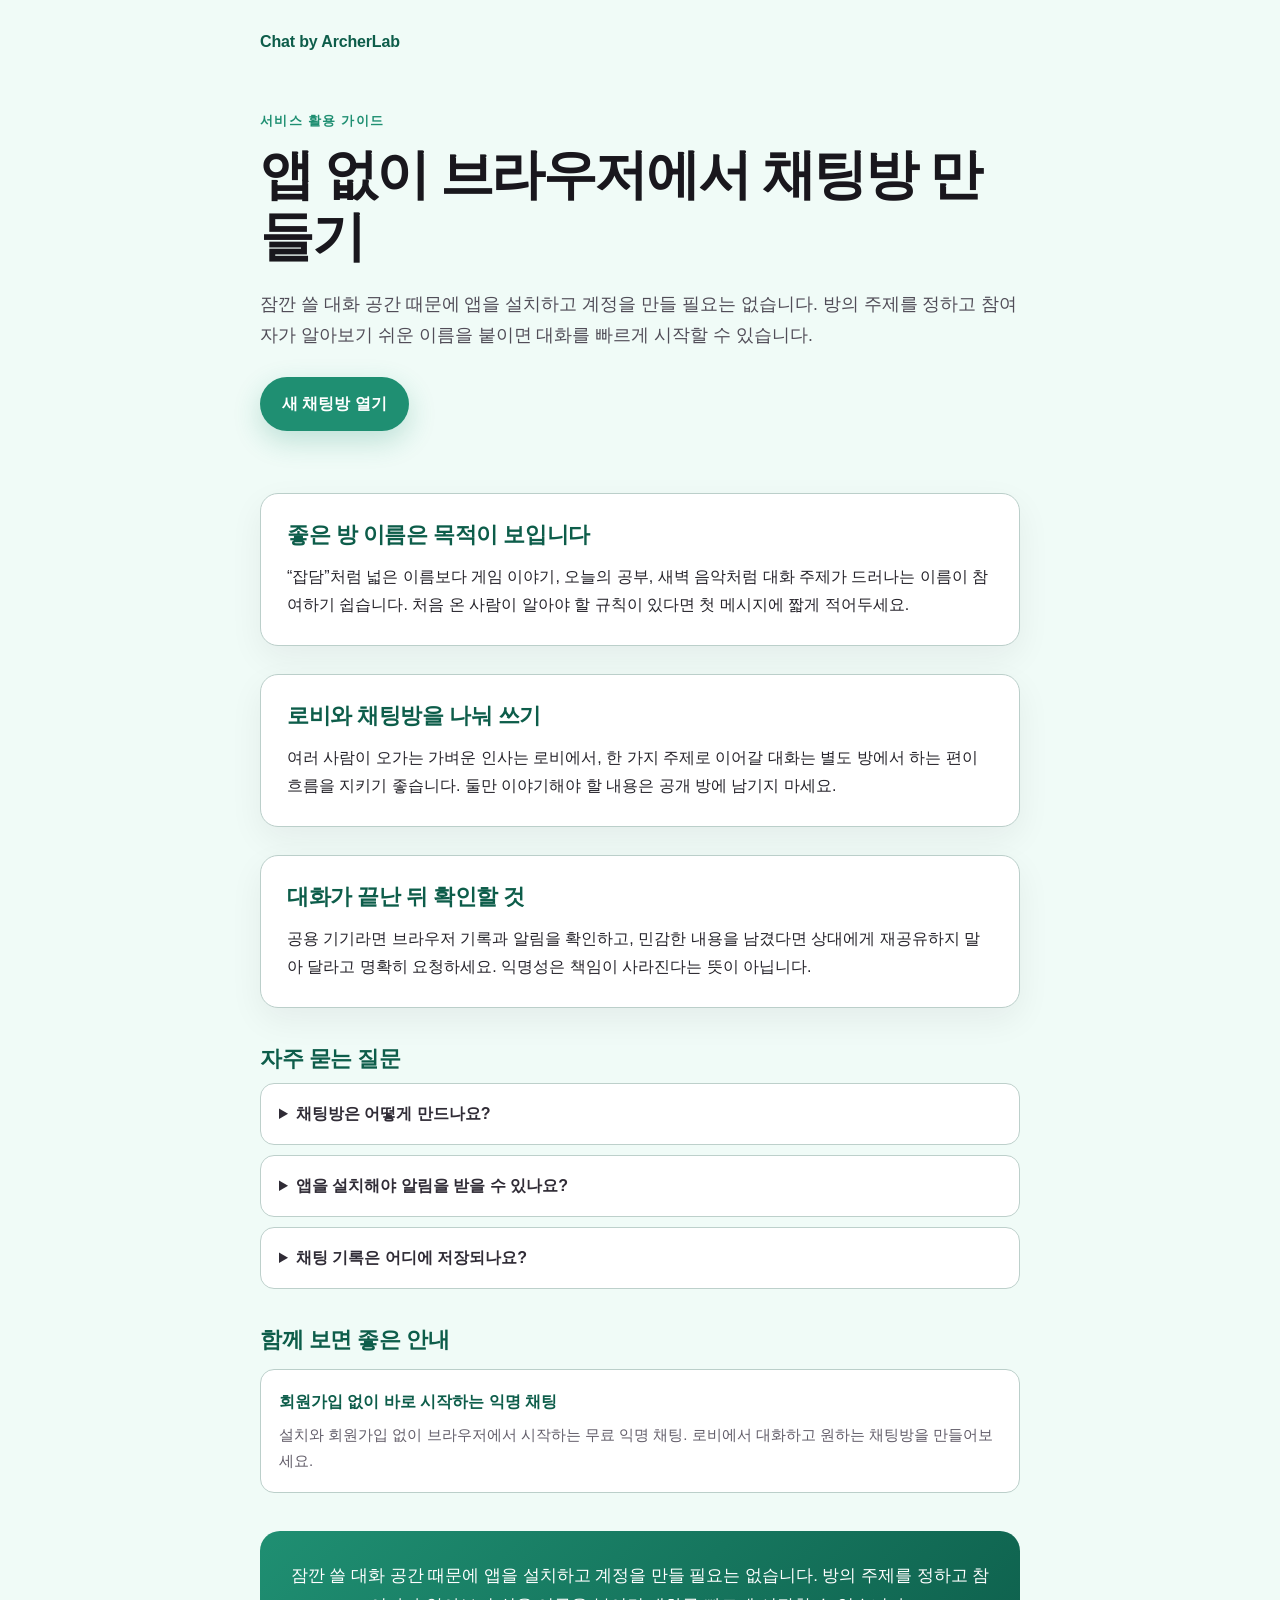
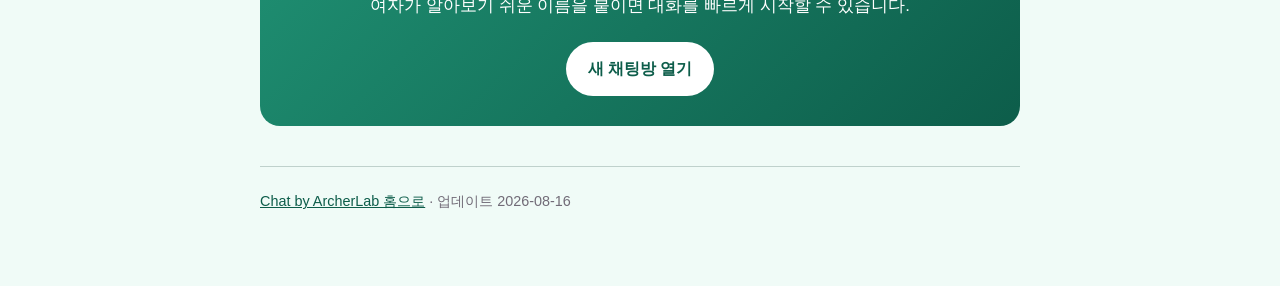
<file: seo/browser-chat-room.html>
<!doctype html>
<html lang="ko">
<head>
  <meta charset="utf-8">
  <meta http-equiv="origin-trial" content="Agn9opFYdjvT/UqEIvt4RnCkmN8Kt+8/lzvg731pKSz7MpNoJkLvra/pLOIFgR9GZb39JbBGeJ+CDO++Tus3FggAAABmeyJvcmlnaW4iOiJodHRwczovL2FyY2hlcmxhYi5kZXY6NDQzIiwiZmVhdHVyZSI6IkhUTUxJbkNhbnZhcyIsImV4cGlyeSI6MTc5MjQ1NDQwMCwiaXNTdWJkb21haW4iOnRydWV9">
  <meta name="viewport" content="width=device-width,initial-scale=1">
  <title>무료 브라우저 채팅방 만들기 | 설치 없는 웹 채팅</title>
  <meta name="description" content="친구나 새로운 사람과 이야기할 채팅방을 브라우저에서 간단히 만들고 로비·방·1:1 대화를 상황에 맞게 이용하세요.">
  <meta name="robots" content="index,follow,max-image-preview:large,max-snippet:-1,max-video-preview:-1">
  <link rel="canonical" href="https://chat.archerlab.dev/seo/browser-chat-room">
  <link rel="sitemap" type="application/xml" href="https://chat.archerlab.dev/sitemap.xml">
  <meta property="og:type" content="article">
  <meta property="og:site_name" content="Chat by ArcherLab">
  <meta property="og:title" content="무료 브라우저 채팅방 만들기 | 설치 없는 웹 채팅">
  <meta property="og:description" content="친구나 새로운 사람과 이야기할 채팅방을 브라우저에서 간단히 만들고 로비·방·1:1 대화를 상황에 맞게 이용하세요.">
  <meta property="og:url" content="https://chat.archerlab.dev/seo/browser-chat-room">
  <meta name="twitter:card" content="summary_large_image">
  <meta name="twitter:title" content="무료 브라우저 채팅방 만들기 | 설치 없는 웹 채팅">
  <meta name="twitter:description" content="친구나 새로운 사람과 이야기할 채팅방을 브라우저에서 간단히 만들고 로비·방·1:1 대화를 상황에 맞게 이용하세요.">
  <script type="application/ld+json">{"@context":"https://schema.org","@graph":[{"@type":"WebSite","@id":"https://chat.archerlab.dev/#website","url":"https://chat.archerlab.dev/","name":"Chat by ArcherLab","inLanguage":"ko"},{"@type":"WebPage","@id":"https://chat.archerlab.dev/seo/browser-chat-room#webpage","url":"https://chat.archerlab.dev/seo/browser-chat-room","name":"무료 브라우저 채팅방 만들기 | 설치 없는 웹 채팅","description":"친구나 새로운 사람과 이야기할 채팅방을 브라우저에서 간단히 만들고 로비·방·1:1 대화를 상황에 맞게 이용하세요.","inLanguage":"ko","dateModified":"2026-08-16","isPartOf":{"@id":"https://chat.archerlab.dev/#website"},"primaryImageOfPage":{"@type":"ImageObject","url":"https://chat.archerlab.dev/assets/images/social/chat-representative.png","width":1254,"height":1254}},{"@type":"BreadcrumbList","itemListElement":[{"@type":"ListItem","position":1,"name":"Chat by ArcherLab","item":"https://chat.archerlab.dev/"},{"@type":"ListItem","position":2,"name":"앱 없이 브라우저에서 채팅방 만들기","item":"https://chat.archerlab.dev/seo/browser-chat-room"}]},{"@type":"FAQPage","mainEntity":[{"@type":"Question","name":"채팅방은 어떻게 만드나요?","acceptedAnswer":{"@type":"Answer","text":"메인 화면에서 방 만들기 기능을 선택하고 알아보기 쉬운 이름을 정하면 됩니다."}},{"@type":"Question","name":"앱을 설치해야 알림을 받을 수 있나요?","acceptedAnswer":{"@type":"Answer","text":"브라우저와 기기가 웹 알림을 지원하면 설치 없이도 알림을 사용할 수 있지만 권한 설정이 필요할 수 있습니다."}},{"@type":"Question","name":"채팅 기록은 어디에 저장되나요?","acceptedAnswer":{"@type":"Answer","text":"저장 범위는 서비스와 브라우저 상태에 따라 달라질 수 있으므로 중요한 기록을 영구 보관하는 용도로 사용하지 마세요."}}]}]}</script>
  <style>
    *{box-sizing:border-box}html{scroll-behavior:smooth}body{margin:0;background:#f0fbf7;color:#25232a;font-family:-apple-system,BlinkMacSystemFont,"Segoe UI","Noto Sans KR",Arial,sans-serif;line-height:1.75}.shell{width:min(760px,calc(100% - 36px));margin:0 auto;padding:28px 0 72px}.brand{display:inline-flex;align-items:center;color:#0d5d4a;font-weight:800;text-decoration:none;letter-spacing:-.01em}.hero{padding:54px 0 34px}.eyebrow{margin:0 0 10px;color:#1f8f72;font-size:.82rem;font-weight:800;letter-spacing:.1em;text-transform:uppercase}h1{margin:0;color:#19171d;font-size:clamp(2rem,6vw,3.35rem);line-height:1.16;letter-spacing:-.045em}.intro{margin:22px 0 0;font-size:1.1rem;color:#514d58}.cta{display:inline-flex;margin-top:26px;padding:13px 22px;border-radius:999px;background:#1f8f72;color:#fff;font-weight:800;text-decoration:none;box-shadow:0 10px 28px color-mix(in srgb,#1f8f72 24%,transparent)}main section{margin-top:28px;padding:26px;background:#fff;border:1px solid color-mix(in srgb,#1f8f72 18%,#ddd);border-radius:18px;box-shadow:0 12px 34px rgba(30,25,35,.06)}h2{margin:0 0 14px;color:#0d5d4a;font-size:1.35rem;line-height:1.35;letter-spacing:-.02em}p{margin:0 0 12px}p:last-child{margin-bottom:0}.faq-wrap{margin-top:36px}.faq-wrap h2{margin-bottom:8px}.faq-wrap details{background:#fff;border:1px solid color-mix(in srgb,#1f8f72 17%,#ddd);border-radius:14px;margin-top:10px;padding:0 18px}.faq-wrap summary{cursor:pointer;padding:16px 0;font-weight:800;color:#302c36}.faq-wrap details p{padding:0 0 17px;color:#56515d}.related{margin-top:36px}.related-grid{display:grid;gap:12px}.related-card{display:grid;gap:6px;padding:18px;background:#fff;border:1px solid color-mix(in srgb,#1f8f72 18%,#ddd);border-radius:14px;text-decoration:none;color:#27232b}.related-card strong{color:#0d5d4a}.related-card span{font-size:.94rem;color:#625d69}.final-cta{margin-top:38px;padding:30px;text-align:center;background:linear-gradient(135deg,#1f8f72,#0d5d4a);border-radius:20px;color:#fff}.final-cta p{font-size:1.05rem}.final-cta .cta{margin-top:10px;background:#fff;color:#0d5d4a;box-shadow:none}footer{margin-top:40px;padding-top:22px;border-top:1px solid color-mix(in srgb,#1f8f72 16%,#ddd);font-size:.9rem;color:#716b77}footer a{color:#0d5d4a}@media(max-width:560px){.shell{width:min(100% - 26px,760px)}.hero{padding:40px 0 24px}main section{padding:21px}.final-cta{padding:24px 18px}}
  </style>
    <meta property="og:image" content="https://chat.archerlab.dev/assets/images/social/chat-representative.png">
    <meta property="og:image:secure_url" content="https://chat.archerlab.dev/assets/images/social/chat-representative.png">
    <meta property="og:image:type" content="image/png">
    <meta property="og:image:width" content="1254">
    <meta property="og:image:height" content="1254">
    <meta property="og:image:alt" content="Friends chatting together in ArcherLab Chat">
    <meta name="twitter:image" content="https://chat.archerlab.dev/assets/images/social/chat-representative.png">
    <meta name="twitter:image:alt" content="Friends chatting together in ArcherLab Chat">
</head>
<body>
  <div class="shell">
    <a class="brand" href="/">Chat by ArcherLab</a>
    <header class="hero">
      <p class="eyebrow">서비스 활용 가이드</p>
      <h1>앱 없이 브라우저에서 채팅방 만들기</h1>
      <p class="intro">잠깐 쓸 대화 공간 때문에 앱을 설치하고 계정을 만들 필요는 없습니다. 방의 주제를 정하고 참여자가 알아보기 쉬운 이름을 붙이면 대화를 빠르게 시작할 수 있습니다.</p>
      <a class="cta" href="/">새 채팅방 열기</a>
    </header>
    <main><section><h2>좋은 방 이름은 목적이 보입니다</h2><p>“잡담”처럼 넓은 이름보다 게임 이야기, 오늘의 공부, 새벽 음악처럼 대화 주제가 드러나는 이름이 참여하기 쉽습니다. 처음 온 사람이 알아야 할 규칙이 있다면 첫 메시지에 짧게 적어두세요.</p></section><section><h2>로비와 채팅방을 나눠 쓰기</h2><p>여러 사람이 오가는 가벼운 인사는 로비에서, 한 가지 주제로 이어갈 대화는 별도 방에서 하는 편이 흐름을 지키기 좋습니다. 둘만 이야기해야 할 내용은 공개 방에 남기지 마세요.</p></section><section><h2>대화가 끝난 뒤 확인할 것</h2><p>공용 기기라면 브라우저 기록과 알림을 확인하고, 민감한 내용을 남겼다면 상대에게 재공유하지 말아 달라고 명확히 요청하세요. 익명성은 책임이 사라진다는 뜻이 아닙니다.</p></section></main>
    <section class="faq-wrap" aria-labelledby="faq-title"><h2 id="faq-title">자주 묻는 질문</h2><details><summary>채팅방은 어떻게 만드나요?</summary><p>메인 화면에서 방 만들기 기능을 선택하고 알아보기 쉬운 이름을 정하면 됩니다.</p></details><details><summary>앱을 설치해야 알림을 받을 수 있나요?</summary><p>브라우저와 기기가 웹 알림을 지원하면 설치 없이도 알림을 사용할 수 있지만 권한 설정이 필요할 수 있습니다.</p></details><details><summary>채팅 기록은 어디에 저장되나요?</summary><p>저장 범위는 서비스와 브라우저 상태에 따라 달라질 수 있으므로 중요한 기록을 영구 보관하는 용도로 사용하지 마세요.</p></details></section>
    <section class="related" aria-labelledby="related-title"><h2 id="related-title">함께 보면 좋은 안내</h2><div class="related-grid"><a class="related-card" href="/seo/anonymous-chat-no-signup"><strong>회원가입 없이 바로 시작하는 익명 채팅</strong><span>설치와 회원가입 없이 브라우저에서 시작하는 무료 익명 채팅. 로비에서 대화하고 원하는 채팅방을 만들어보세요.</span></a></div></section>
    <section class="final-cta"><p>잠깐 쓸 대화 공간 때문에 앱을 설치하고 계정을 만들 필요는 없습니다. 방의 주제를 정하고 참여자가 알아보기 쉬운 이름을 붙이면 대화를 빠르게 시작할 수 있습니다.</p><a class="cta" href="/">새 채팅방 열기</a></section>
    <footer><a href="/">Chat by ArcherLab 홈으로</a> · 업데이트 2026-08-16</footer>
  </div>
</body>
</html>
</file>
<file: css/style.css>
/* ============================================
   WorkChat - Professional Chat UI
   Responsive: PC / Tablet / Mobile
   ============================================ */

/* ─── CSS Variables ─── */
:root {
    --sidebar-w: 240px;
    --users-w: 220px;
    --bg-sidebar: #1a1d21;
    --bg-sidebar-hover: #27292d;
    --bg-sidebar-active: #3a3d42;
    --bg-main: #ffffff;
    --bg-secondary: #f7f7f8;
    --bg-input: #f0f0f1;
    --bg-modal: rgba(0, 0, 0, 0.55);
    --accent: #5b5fc7;
    --accent-hover: #4a4eb0;
    --accent-light: #eeeeff;
    --text-primary: #1d1d1f;
    --text-secondary: #6e7378;
    --text-sidebar: #c8ccd0;
    --text-sidebar-muted: #72767d;
    --text-sidebar-active: #ffffff;
    --text-system: #8f9095;
    --border: #e3e5e8;
    --border-dark: #2d3035;
    --msg-self-bg: #eeeeff;
    --danger: #e53e3e;
    --danger-hover: #c53030;
    --success: #38a169;
    --shadow: 0 2px 12px rgba(0,0,0,0.12);
    --shadow-lg: 0 8px 32px rgba(0,0,0,0.18);
    --radius: 8px;
    --radius-sm: 4px;
    --mobile-nav-h: 56px;
    --chat-header-h: 52px;
    --input-area-h: 68px;
    --keyboard-inset: 0px;
}

/* ─── Reset & Base ─── */
*, *::before, *::after { box-sizing: border-box; margin: 0; padding: 0; }

/* ─── Light Theme ─── */
[data-theme="light"] {
    --bg-sidebar: #e8eaed;
    --bg-sidebar-hover: #dadde1;
    --bg-sidebar-active: #c8ccd0;
    --bg-main: #ffffff;
    --bg-secondary: #f5f6f7;
    --bg-input: #ebedf0;
    --text-sidebar: #1c1e21;
    --text-sidebar-muted: #606770;
    --text-sidebar-active: #1c1e21;
    --border-dark: #dadde1;
}

/* ─── Midnight Theme ─── */
[data-theme="midnight"] {
    --bg-sidebar: #0d1117;
    --bg-sidebar-hover: #161b22;
    --bg-sidebar-active: #21262d;
    --bg-main: #0d1117;
    --bg-secondary: #161b22;
    --bg-input: #21262d;
    --bg-modal: rgba(0,0,0,0.8);
    --text-primary: #e6edf3;
    --text-secondary: #8b949e;
    --text-system: #6e7681;
    --border: #30363d;
    --border-dark: #21262d;
    --msg-self-bg: #1e2d40;
    --accent-light: #1e2d40;
}

[data-theme="midnight"] #msg-input:focus,
[data-theme="midnight"] #lobby-msg-input:focus,
[data-theme="midnight"] .modal-input:focus {
    background: #161b22;
}

[data-theme="midnight"] .modal-box,
[data-theme="midnight"] .settings-panel {
    background: #161b22;
    border-color: #30363d;
}

/* ─── VSCode Theme ─── */
[data-theme="vscode"] {
    --bg-sidebar: #252526;
    --bg-sidebar-hover: #2a2d2e;
    --bg-sidebar-active: #37373d;
    --bg-main: #1e1e1e;
    --bg-secondary: #252526;
    --bg-input: #3c3c3c;
    --bg-modal: rgba(0, 0, 0, 0.7);
    --accent: #007acc;
    --accent-hover: #1a8ad4;
    --accent-light: #1e3a5f;
    --text-primary: #cccccc;
    --text-secondary: #858585;
    --text-sidebar: #cccccc;
    --text-sidebar-muted: #858585;
    --text-sidebar-active: #ffffff;
    --text-system: #6a6a6a;
    --border: #3c3c3c;
    --border-dark: #3c3c3c;
    --msg-self-bg: #264f78;
    --danger: #f14c4c;
    --danger-hover: #d73a3a;
    --success: #89d185;
}
[data-theme="vscode"] #msg-input:focus,
[data-theme="vscode"] #lobby-msg-input:focus,
[data-theme="vscode"] .modal-input:focus {
    background: #1e1e1e;
}
[data-theme="vscode"] .modal-box,
[data-theme="vscode"] .settings-panel {
    background: #252526;
    border-color: #3c3c3c;
}
[data-theme="vscode"] .sidebar-header {
    border-bottom-color: #3c3c3c;
}
[data-theme="vscode"] .brand-logo::before { content: "EXPLORER"; font-size: 11px; letter-spacing: 1.2px; }
[data-theme="vscode"] .brand-logo { font-size: 0; }
[data-theme="vscode"] .brand-badge { display: none; }
[data-theme="vscode"] .section-label { letter-spacing: 1px; font-size: 11px; font-weight: 600; }
[data-theme="vscode"] .lobby-title { font-size: 13px; font-weight: 400; letter-spacing: 0.3px; }
[data-theme="vscode"] .messages-area { font-family: Consolas, 'Courier New', monospace; font-size: 13px; }
[data-theme="vscode"] .msg-text { border-radius: 2px; font-family: Consolas, 'Courier New', monospace; font-size: 13px; }
[data-theme="vscode"] .btn-new-room { border-radius: 2px; }
[data-theme="vscode"] .btn-send { border-radius: 2px; }
[data-theme="vscode"] .modal-input { border-radius: 2px; }
[data-theme="vscode"] .modal-box { border-radius: 4px; }
[data-theme="vscode"] .btn-primary { border-radius: 2px; }
[data-theme="vscode"] .room-item { border-radius: 0; }
[data-theme="vscode"] .btn-settings-sidebar { border-radius: 0; }
[data-theme="vscode"] .input-area { border-top-color: #3c3c3c; }
[data-theme="vscode"] .sidebar-footer { border-top-color: #3c3c3c; }
[data-theme="vscode"] .lobby-header { border-bottom-color: #3c3c3c; }
[data-theme="vscode"] .chat-header { border-bottom-color: #3c3c3c; }
[data-theme="vscode"] .users-header { border-bottom-color: #3c3c3c; }
[data-theme="vscode"] .users-panel { border-left-color: #3c3c3c; }
[data-theme="vscode"] .mention-me { background: #3d2e00; color: #fbbf24; }
[data-theme="vscode"] .pinned-message { background: #3d2e00; color: #fbbf24; border-color: #4d3900; }

/* ─── Terminal (PuTTY) Theme ─── */
[data-theme="terminal"] {
    --bg-sidebar: #0a0a0a;
    --bg-sidebar-hover: #1a1a1a;
    --bg-sidebar-active: #222222;
    --bg-main: #000000;
    --bg-secondary: #0a0a0a;
    --bg-input: #111111;
    --bg-modal: rgba(0, 0, 0, 0.9);
    --accent: #4ec9b0;
    --accent-hover: #6ad8c2;
    --accent-light: #0d2b26;
    --text-primary: #cccccc;
    --text-secondary: #969696;
    --text-sidebar: #cccccc;
    --text-sidebar-muted: #666666;
    --text-sidebar-active: #ffffff;
    --text-system: #555555;
    --border: #333333;
    --border-dark: #222222;
    --msg-self-bg: #1a1a1a;
    --danger: #ff3333;
    --danger-hover: #cc0000;
    --success: #4ec9b0;
    --radius: 0px;
    --radius-sm: 0px;
}
[data-theme="terminal"] html,
[data-theme="terminal"] body,
[data-theme="terminal"] * {
    font-family: Consolas, 'Courier New', 'Liberation Mono', monospace !important;
}
[data-theme="terminal"] #msg-input:focus,
[data-theme="terminal"] #lobby-msg-input:focus,
[data-theme="terminal"] .modal-input:focus {
    background: #0a0a0a;
    box-shadow: 0 0 0 1px #4ec9b0;
}
[data-theme="terminal"] .modal-box,
[data-theme="terminal"] .settings-panel {
    background: #0a0a0a;
    border-color: #333333;
    border-radius: 0;
}
[data-theme="terminal"] .brand-logo::before { content: "PuTTY"; font-size: 14px; letter-spacing: 0; }
[data-theme="terminal"] .brand-logo { font-size: 0; }
[data-theme="terminal"] .brand-badge { display: none; }
[data-theme="terminal"] .btn-new-room { background: #1a1a1a; color: #cccccc; border: 1px solid #444; }
[data-theme="terminal"] .btn-new-room:hover { background: #2a2a2a; }
[data-theme="terminal"] .btn-send { background: #1a1a1a; color: #cccccc; border: 1px solid #444; border-radius: 0; }
[data-theme="terminal"] .btn-send:hover { background: #2a2a2a; }
[data-theme="terminal"] .btn-primary { background: #1a1a1a; color: #cccccc; border: 1px solid #444; }
[data-theme="terminal"] .btn-primary:hover { background: #2a2a2a; }
[data-theme="terminal"] .btn-confirm { background: #1a1a1a; color: #cccccc; border: 1px solid #444; }
[data-theme="terminal"] .btn-confirm:hover { background: #2a2a2a; }
[data-theme="terminal"] .btn-block { background: #1a1a1a; color: #cccccc; border: 1px solid #444; }
[data-theme="terminal"] .btn-block:hover { background: #2a2a2a; }
[data-theme="terminal"] .btn-sm { background: #1a1a1a; color: #cccccc; border: 1px solid #444; }
[data-theme="terminal"] .msg-text { border-radius: 0; }
[data-theme="terminal"] .modal-box { border-radius: 0; }
[data-theme="terminal"] .lobby-title { font-size: 13px; }
[data-theme="terminal"] .lobby-title::before { content: "$ "; color: #4ec9b0; }
[data-theme="terminal"] .msg-system { color: #555555; }
[data-theme="terminal"] .msg-system::before { content: ">> "; }
[data-theme="terminal"] .msg-name::before { content: "["; color: #666; }
[data-theme="terminal"] .msg-name::after { content: "]"; color: #666; }
[data-theme="terminal"] .my-avatar { background: #1a1a1a; color: #cccccc; border-radius: 0; border: 1px solid #444; }
[data-theme="terminal"] #msg-input, [data-theme="terminal"] #lobby-msg-input {
    border: 1px solid #333;
    border-radius: 0;
}
[data-theme="terminal"] #msg-input::placeholder,
[data-theme="terminal"] #lobby-msg-input::placeholder { color: #555; }
[data-theme="terminal"] .modal-input { border-radius: 0; border: 1px solid #333; }
[data-theme="terminal"] .section-label { color: #666; }
[data-theme="terminal"] .room-item { border-radius: 0; }
[data-theme="terminal"] .room-item-name::before { content: "> "; color: #666; }
[data-theme="terminal"] .user-item { border-radius: 0; }
[data-theme="terminal"] .user-avatar { color: #cccccc; }
[data-theme="terminal"] .user-name { color: #cccccc; }
[data-theme="terminal"] .toast { background: #1a1a1a; color: #cccccc; border: 1px solid #444; border-radius: 0; }
[data-theme="terminal"] .lobby-user-count { background: #1a1a1a; color: #969696; border-radius: 0; }
[data-theme="terminal"] #user-count { background: #1a1a1a; color: #969696; border-radius: 0; }
[data-theme="terminal"] .mention { background: #1a2a26; color: #4ec9b0; border-radius: 0; }
[data-theme="terminal"] .mention-me { background: #332200; color: #ffaa00; }
[data-theme="terminal"] .pinned-message { background: #1a1a00; color: #aaaa00; border-color: #333300; }
[data-theme="terminal"] .settings-panel { border-radius: 0; }
[data-theme="terminal"] .theme-btn { border-radius: 0; }
[data-theme="terminal"] .theme-swatch { border-radius: 0; }
[data-theme="terminal"] .room-type-btn { border-radius: 0; }
[data-theme="terminal"] .capacity-slider { accent-color: #4ec9b0; }
[data-theme="terminal"] .btn-invite { background: #1a1a1a; color: #cccccc; border: 1px solid #444; border-radius: 0; }
[data-theme="terminal"] ::-webkit-scrollbar-thumb { background: #333; border-radius: 0; }
[data-theme="terminal"] .sidebar { border-right-color: #222; }

/* ─── Excel Theme ─── */
[data-theme="excel"] {
    --bg-sidebar: #f3f3f3;
    --bg-sidebar-hover: #e6e6e6;
    --bg-sidebar-active: #d6d6d6;
    --bg-main: #ffffff;
    --bg-secondary: #f9f9f9;
    --bg-input: #ffffff;
    --bg-modal: rgba(0, 0, 0, 0.4);
    --accent: #217346;
    --accent-hover: #185c37;
    --accent-light: #e2efda;
    --text-primary: #1f1f1f;
    --text-secondary: #616161;
    --text-sidebar: #1f1f1f;
    --text-sidebar-muted: #616161;
    --text-sidebar-active: #1f1f1f;
    --text-system: #8a8a8a;
    --border: #d4d4d4;
    --border-dark: #e0e0e0;
    --msg-self-bg: #e2efda;
    --danger: #c50f1f;
    --danger-hover: #a80000;
    --success: #217346;
    --shadow: 0 1px 4px rgba(0,0,0,0.08);
    --shadow-lg: 0 4px 16px rgba(0,0,0,0.12);
}
[data-theme="excel"] .sidebar {
    border-right: 1px solid #d4d4d4;
    background: #f3f3f3;
}
[data-theme="excel"] .sidebar-header {
    background: #217346;
    border-bottom-color: #185c37;
}
[data-theme="excel"] .brand-logo { color: #ffffff; }
[data-theme="excel"] .brand-logo::before { content: "Excel"; font-size: 16px; font-weight: 600; }
[data-theme="excel"] .brand-logo { font-size: 0; }
[data-theme="excel"] .brand-badge { background: #185c37; }
[data-theme="excel"] .my-avatar { background: #217346; color: #fff; }
[data-theme="excel"] #my-name-display { color: #ffffff; }
[data-theme="excel"] .my-info { color: #ffffff; }
[data-theme="excel"] .btn-new-room { background: #217346; border-radius: 4px; }
[data-theme="excel"] .btn-new-room:hover { background: #185c37; }
[data-theme="excel"] .section-label { color: #616161; font-size: 11px; letter-spacing: 0.3px; }
[data-theme="excel"] .room-item { border-radius: 2px; }
[data-theme="excel"] .room-item.active { background: #e2efda; }
[data-theme="excel"] .room-item.active .room-item-name { color: #217346; }
[data-theme="excel"] .room-item.active .room-item-icon { color: #217346; }
[data-theme="excel"] .lobby-header {
    background: #217346;
    border-bottom: 1px solid #185c37;
}
[data-theme="excel"] .lobby-title { color: #ffffff; font-size: 13px; font-weight: 500; }
[data-theme="excel"] .lobby-user-count { background: rgba(255,255,255,0.2); color: #ffffff; }
[data-theme="excel"] .btn-primary.btn-sm-text { background: rgba(255,255,255,0.2); color: #ffffff; border: 1px solid rgba(255,255,255,0.3); }
[data-theme="excel"] .btn-primary.btn-sm-text:hover { background: rgba(255,255,255,0.3); }
[data-theme="excel"] .chat-header {
    background: #217346;
    border-bottom: 1px solid #185c37;
}
[data-theme="excel"] #current-room-name { color: #ffffff; }
[data-theme="excel"] .room-topic-display { color: rgba(255,255,255,0.7); }
[data-theme="excel"] .chat-header-right .btn-icon { color: rgba(255,255,255,0.8); }
[data-theme="excel"] .chat-header-right .btn-icon:hover { background: rgba(255,255,255,0.1); color: #ffffff; }
[data-theme="excel"] .btn-leave-room { color: #ffffff; border-color: rgba(255,255,255,0.5); }
[data-theme="excel"] .btn-leave-room:hover { background: rgba(255,255,255,0.15); color: #ffffff; }
[data-theme="excel"] .btn-header-invite { color: #ffffff; border-color: rgba(255,255,255,0.5); }
[data-theme="excel"] .btn-header-invite:hover { background: rgba(255,255,255,0.2); color: #ffffff; }
[data-theme="excel"] #room-lock-icon { color: #ffffff; }
[data-theme="excel"] #msg-input, [data-theme="excel"] #lobby-msg-input {
    border: 1px solid #d4d4d4;
    background: #ffffff;
    font-family: Calibri, 'Segoe UI', Arial, sans-serif;
}
[data-theme="excel"] #msg-input:focus, [data-theme="excel"] #lobby-msg-input:focus {
    border-color: #217346;
    box-shadow: 0 0 0 1px #217346;
    background: #ffffff;
}
[data-theme="excel"] .modal-input { border: 1px solid #d4d4d4; }
[data-theme="excel"] .modal-input:focus { border-color: #217346; background: #ffffff; }
[data-theme="excel"] .messages-area {
    font-family: Calibri, 'Segoe UI', Arial, sans-serif;
    background: #ffffff;
}
[data-theme="excel"] .msg-text {
    font-family: Calibri, 'Segoe UI', Arial, sans-serif;
    border: 1px solid #e0e0e0;
    border-radius: 2px;
}
[data-theme="excel"] .msg-self .msg-text {
    background: #e2efda;
    border-color: #c6e0b4;
}
[data-theme="excel"] .users-panel { background: #f9f9f9; border-left: 1px solid #d4d4d4; }
[data-theme="excel"] .users-header { border-bottom-color: #d4d4d4; }
[data-theme="excel"] .input-area { border-top: 1px solid #d4d4d4; background: #f3f3f3; }
[data-theme="excel"] .btn-send { border-radius: 4px; }
[data-theme="excel"] .btn-invite { background: #e2efda; color: #217346; border-radius: 4px; }
[data-theme="excel"] .btn-invite:hover { background: #c6e0b4; }
[data-theme="excel"] .modal-box { border-radius: 4px; border: 1px solid #d4d4d4; }
[data-theme="excel"] .settings-panel { border-left-color: #d4d4d4; }
[data-theme="excel"] .toast { background: #217346; color: #ffffff; border-radius: 4px; }
[data-theme="excel"] .mention { background: #e2efda; color: #217346; }
[data-theme="excel"] .sidebar-footer { border-top-color: #e0e0e0; }
[data-theme="excel"] .btn-settings-sidebar { color: #616161; }
[data-theme="excel"] .btn-settings-sidebar:hover { background: #e6e6e6; color: #1f1f1f; }
[data-theme="excel"] #user-count { background: #e2efda; color: #217346; }
[data-theme="excel"] .room-type-btn.active { background: #e2efda; color: #217346; border-color: #217346; }
[data-theme="excel"] .unread-badge { background: #c50f1f; }
[data-theme="excel"] .capacity-slider { accent-color: #217346; }
[data-theme="excel"] #opacity-value { color: #217346; }
[data-theme="excel"] .capacity-value { color: #217346; }
[data-theme="excel"] .theme-btn.active { background: #e2efda; color: #217346; border-color: #217346; }
[data-theme="excel"] .theme-btn:hover { border-color: #217346; color: #217346; }
[data-theme="excel"] #chat-back-btn { color: #ffffff; }
[data-theme="excel"] #chat-back-btn:hover { background: rgba(255,255,255,0.1); }

html, body {
    height: 100%;
    font-family: -apple-system, BlinkMacSystemFont, 'Segoe UI', 'Apple SD Gothic Neo', 'Noto Sans KR', sans-serif;
    font-size: 14px;
    background: var(--bg-secondary);
    color: var(--text-primary);
    opacity: var(--app-opacity, 1);
    transition: background 0.2s, color 0.2s, opacity 0.15s;
    overflow: hidden;
}

button { cursor: pointer; font-family: inherit; border: none; outline: none; }
input { font-family: inherit; outline: none; border: none; }
a { color: var(--accent); text-decoration: none; }

/* ─── App Layout ─── */
#app {
    display: grid;
    grid-template-areas: "sidebar main users";
    grid-template-columns: var(--sidebar-w) 1fr var(--users-w);
    height: 100vh;
    max-height: 100dvh;
    overflow: hidden;
}

/* ─── Sidebar ─── */
.sidebar {
    grid-area: sidebar;
    background: var(--bg-sidebar);
    display: flex;
    flex-direction: column;
    overflow: hidden;
    border-right: 1px solid var(--border-dark);
}

.sidebar-header {
    padding: 16px 12px 12px;
    border-bottom: 1px solid var(--border-dark);
    flex-shrink: 0;
}

.sidebar-brand {
    display: flex;
    align-items: center;
    gap: 8px;
    margin-bottom: 10px;
}

.brand-logo {
    font-size: 18px;
    font-weight: 700;
    color: var(--text-sidebar-active);
    letter-spacing: -0.3px;
}

.brand-badge {
    font-size: 10px;
    background: var(--accent);
    color: #fff;
    padding: 1px 6px;
    border-radius: 10px;
    font-weight: 600;
}

.my-info {
    display: flex;
    align-items: center;
    gap: 6px;
    padding: 6px 4px;
    border-radius: var(--radius-sm);
}

.my-avatar {
    width: 28px;
    height: 28px;
    background: var(--accent);
    border-radius: 50%;
    display: flex;
    align-items: center;
    justify-content: center;
    font-size: 13px;
    flex-shrink: 0;
    color: #fff;
}

#my-name-display {
    flex: 1;
    font-size: 13px;
    font-weight: 600;
    color: var(--text-sidebar-active);
    overflow: hidden;
    text-overflow: ellipsis;
    white-space: nowrap;
}

.sidebar-actions {
    padding: 10px 12px 6px;
    flex-shrink: 0;
}

.btn-new-room {
    width: 100%;
    background: var(--accent);
    color: #fff;
    padding: 8px 12px;
    border-radius: var(--radius);
    font-size: 13px;
    font-weight: 600;
    transition: background 0.15s;
    display: flex;
    align-items: center;
    gap: 6px;
}

.btn-new-room:hover { background: var(--accent-hover); }

.rooms-section {
    flex: 1;
    overflow-y: auto;
    padding: 6px 0 12px;
}

.rooms-section::-webkit-scrollbar { width: 4px; }
.rooms-section::-webkit-scrollbar-thumb { background: rgba(255,255,255,0.1); border-radius: 2px; }

.section-label {
    padding: 10px 16px 4px;
    font-size: 11px;
    font-weight: 700;
    color: var(--text-sidebar-muted);
    letter-spacing: 0.5px;
    text-transform: uppercase;
}

.room-list-empty {
    padding: 16px;
    font-size: 12px;
    color: var(--text-sidebar-muted);
    line-height: 1.6;
    text-align: center;
}

.room-item {
    display: flex;
    align-items: center;
    gap: 8px;
    padding: 6px 12px 6px 16px;
    cursor: pointer;
    border-radius: var(--radius-sm);
    margin: 1px 8px;
    transition: background 0.1s;
}

.room-item:hover { background: var(--bg-sidebar-hover); }
.room-item.active { background: var(--bg-sidebar-active); }

.room-item-icon {
    font-size: 14px;
    color: var(--text-sidebar-muted);
    flex-shrink: 0;
    width: 16px;
    text-align: center;
}

.room-item.active .room-item-icon { color: var(--text-sidebar-active); }

.room-item-info {
    flex: 1;
    overflow: hidden;
}

.room-item-name {
    display: block;
    font-size: 13px;
    font-weight: 500;
    color: var(--text-sidebar);
    overflow: hidden;
    text-overflow: ellipsis;
    white-space: nowrap;
}

.room-item.active .room-item-name { color: var(--text-sidebar-active); font-weight: 600; }

.room-item-meta {
    display: block;
    font-size: 11px;
    color: var(--text-sidebar-muted);
    margin-top: 1px;
}

.room-item-full {
    display: block;
    font-size: 10px;
    color: var(--danger);
    margin-top: 1px;
    font-weight: 600;
}

/* Sidebar settings button */
.sidebar-footer {
    padding: 8px 12px;
    border-top: 1px solid var(--border-dark);
    flex-shrink: 0;
}

@keyframes al-gradient{0%{background-position:0% 50%}50%{background-position:100% 50%}100%{background-position:0% 50%}}
@keyframes al-glow-pulse{0%,100%{box-shadow:0 0 20px rgba(91,95,199,0.5),0 0 60px rgba(91,95,199,0.2),0 4px 15px rgba(0,0,0,0.3)}50%{box-shadow:0 0 35px rgba(91,95,199,0.8),0 0 90px rgba(91,95,199,0.35),0 4px 15px rgba(0,0,0,0.3)}}
.archerlab-link {
    position: fixed;
    top: 18px;
    left: 50%;
    transform: translateX(-50%);
    z-index: 50;
    background: linear-gradient(135deg, #5b5fc7, #8b8fe0, #5b5fc7);
    background-size: 200% 200%;
    animation: al-gradient 3s ease infinite, al-glow-pulse 2s ease-in-out infinite;
    color: #fff;
    border: 2px solid rgba(255,255,255,0.5);
    padding: 8px 20px;
    border-radius: 25px;
    text-decoration: none;
    font-size: 0.85rem;
    font-weight: 700;
    letter-spacing: 0.5px;
    display: flex;
    align-items: center;
    gap: 6px;
    box-shadow: 0 0 20px rgba(91,95,199,0.5),0 0 60px rgba(91,95,199,0.2),0 4px 15px rgba(0,0,0,0.3);
    transition: transform 0.2s, box-shadow 0.2s;
    white-space: nowrap;
}
.archerlab-link:hover {
    transform: translateX(-50%) scale(1.08);
    box-shadow: 0 0 30px rgba(91,95,199,0.7),0 0 80px rgba(91,95,199,0.3),0 6px 20px rgba(0,0,0,0.4);
}
@media (max-width: 768px) {
    .archerlab-link {
        left: 20px;
        transform: none;
        font-size: 0.78rem;
        padding: 6px 14px;
    }
    .archerlab-link:hover { transform: scale(1.08); }
}

.btn-settings-sidebar {
    width: 100%;
    background: transparent;
    color: var(--text-sidebar-muted);
    padding: 8px;
    border-radius: var(--radius-sm);
    font-size: 13px;
    text-align: left;
    display: flex;
    align-items: center;
    gap: 8px;
    transition: background 0.1s, color 0.1s;
}

.btn-settings-sidebar:hover { background: var(--bg-sidebar-hover); color: var(--text-sidebar); }

/* ─── Main Area ─── */
.main-area {
    grid-area: main;
    display: flex;
    flex-direction: column;
    background: var(--bg-main);
    overflow: hidden;
    min-width: 0;
}

/* Welcome State = Lobby Chat */
#welcome-state {
    flex: 1;
    display: flex;
    flex-direction: column;
    overflow: hidden;
}

.lobby-header {
    height: var(--chat-header-h);
    display: flex;
    align-items: center;
    justify-content: space-between;
    padding: 0 16px;
    border-bottom: 1px solid var(--border);
    background: var(--bg-main);
    flex-shrink: 0;
    gap: 8px;
}

.lobby-header-left {
    display: flex;
    align-items: center;
    gap: 10px;
}

.lobby-title {
    font-size: 15px;
    font-weight: 700;
    color: var(--text-primary);
}

.lobby-user-count {
    font-size: 11px;
    font-weight: 600;
    color: var(--text-secondary);
    background: var(--bg-input);
    padding: 2px 8px;
    border-radius: 10px;
}

.btn-primary {
    background: var(--accent);
    color: #fff;
    padding: 8px 16px;
    border-radius: var(--radius);
    font-size: 13px;
    font-weight: 600;
    transition: background 0.15s;
    white-space: nowrap;
}

.btn-primary:hover { background: var(--accent-hover); }

.btn-sm-text {
    padding: 7px 14px;
    font-size: 13px;
}

/* Chat State */
#chat-state {
    flex: 1;
    display: flex;
    flex-direction: column;
    overflow: hidden;
}

.chat-header {
    height: var(--chat-header-h);
    display: flex;
    align-items: center;
    justify-content: space-between;
    padding: 0 16px;
    border-bottom: 1px solid var(--border);
    background: var(--bg-main);
    flex-shrink: 0;
    gap: 8px;
}

.chat-header-left {
    display: flex;
    align-items: center;
    gap: 8px;
    flex: 1;
    overflow: hidden;
}

/* Mobile back button */
#chat-back-btn {
    display: none;
    background: transparent;
    color: var(--text-secondary);
    font-size: 18px;
    padding: 4px 8px;
    border-radius: var(--radius-sm);
    flex-shrink: 0;
    line-height: 1;
}

#chat-back-btn:hover { background: var(--bg-secondary); }

.room-lock-icon { font-size: 14px; flex-shrink: 0; }

#current-room-name {
    font-size: 15px;
    font-weight: 700;
    color: var(--text-primary);
    overflow: hidden;
    text-overflow: ellipsis;
    white-space: nowrap;
}

.chat-header-right {
    display: flex;
    align-items: center;
    gap: 8px;
    flex-shrink: 0;
}

.btn-header-invite {
    background: transparent;
    color: var(--accent);
    border: 1px solid var(--accent);
    padding: 5px 12px;
    border-radius: var(--radius-sm);
    font-size: 13px;
    font-weight: 600;
    cursor: pointer;
    transition: background 0.15s, color 0.15s;
}
.btn-header-invite:hover {
    background: var(--accent);
    color: #fff;
}

.btn-leave-room {
    background: transparent;
    color: var(--danger, #ef4444);
    border: 1px solid var(--danger, #ef4444);
    padding: 5px 12px;
    border-radius: var(--radius-sm);
    font-size: 13px;
    font-weight: 600;
    cursor: pointer;
    transition: background 0.15s, color 0.15s;
}
.btn-leave-room:hover {
    background: var(--danger, #ef4444);
    color: #fff;
}

.btn-icon {
    background: transparent;
    color: var(--text-secondary);
    padding: 6px 8px;
    border-radius: var(--radius-sm);
    font-size: 16px;
    line-height: 1;
    transition: background 0.1s, color 0.1s;
}

.btn-icon:hover { background: var(--bg-secondary); color: var(--text-primary); }

/* Messages */
.messages-area {
    flex: 1;
    overflow-y: auto;
    padding: 12px 16px;
    display: flex;
    flex-direction: column;
    gap: 2px;
    scroll-behavior: smooth;
}

.messages-area::-webkit-scrollbar { width: 6px; }
.messages-area::-webkit-scrollbar-thumb { background: var(--border); border-radius: 3px; }

.msg {
    max-width: 75%;
    padding: 0;
}

.msg-system {
    max-width: 100%;
    text-align: center;
    color: var(--text-system);
    font-size: 12px;
    padding: 4px 0;
    align-self: center;
}

.msg-other {
    align-self: flex-start;
}

.msg-self {
    align-self: flex-end;
}

.msg-header {
    display: flex;
    align-items: baseline;
    gap: 6px;
    margin-bottom: 3px;
    padding: 0 2px;
}

.msg-self .msg-header { flex-direction: row-reverse; }

.msg-name {
    font-size: 12px;
    font-weight: 600;
    color: var(--text-secondary);
}

.msg-time {
    font-size: 11px;
    color: var(--text-system);
}

.msg-text {
    background: var(--bg-secondary);
    border-radius: var(--radius);
    padding: 8px 12px;
    font-size: 14px;
    line-height: 1.5;
    word-break: break-word;
    white-space: pre-wrap;
}

.msg-self .msg-text {
    background: var(--msg-self-bg);
    color: var(--text-primary);
}

/* Input Area */
.input-area {
    height: var(--input-area-h);
    display: flex;
    align-items: center;
    gap: 8px;
    padding: 10px 16px;
    border-top: 1px solid var(--border);
    background: var(--bg-main);
    flex-shrink: 0;
}

#msg-input, #lobby-msg-input {
    flex: 1;
    background: var(--bg-input);
    border-radius: var(--radius);
    padding: 10px 14px;
    font-size: 14px;
    color: var(--text-primary);
    transition: box-shadow 0.15s;
}

#msg-input:focus, #lobby-msg-input:focus {
    box-shadow: 0 0 0 2px var(--accent);
    background: #fff;
}

#msg-input::placeholder, #lobby-msg-input::placeholder { color: var(--text-system); }

.btn-send {
    background: var(--accent);
    color: #fff;
    padding: 10px 18px;
    border-radius: var(--radius);
    font-size: 13px;
    font-weight: 600;
    transition: background 0.15s;
    flex-shrink: 0;
}

.btn-send:hover { background: var(--accent-hover); }

/* ─── Users Panel ─── */
.users-panel {
    grid-area: users;
    background: var(--bg-secondary);
    border-left: 1px solid var(--border);
    display: flex;
    flex-direction: column;
    overflow: hidden;
    transition: transform 0.25s;
}

/* Hidden by default when not in room */
.users-panel:not(.visible) {
    display: none;
}

.users-header {
    height: var(--chat-header-h);
    display: flex;
    align-items: center;
    justify-content: space-between;
    padding: 0 16px;
    border-bottom: 1px solid var(--border);
    flex-shrink: 0;
    font-size: 13px;
    font-weight: 700;
    color: var(--text-primary);
}

#user-count {
    background: var(--bg-input);
    color: var(--text-secondary);
    font-size: 11px;
    padding: 2px 7px;
    border-radius: 10px;
    font-weight: 600;
}

.user-list {
    flex: 1;
    overflow-y: auto;
    padding: 8px 0;
}

.user-list::-webkit-scrollbar { width: 4px; }
.user-list::-webkit-scrollbar-thumb { background: var(--border); border-radius: 2px; }

.user-item {
    display: flex;
    align-items: center;
    gap: 8px;
    padding: 6px 12px;
    border-radius: var(--radius-sm);
    margin: 1px 8px;
    transition: background 0.1s;
}

.user-item:hover { background: var(--bg-input); }
.user-item.me { opacity: 0.8; }

.user-avatar { font-size: 16px; flex-shrink: 0; }

.user-info {
    flex: 1;
    overflow: hidden;
}

.user-name {
    display: block;
    font-size: 13px;
    font-weight: 500;
    color: var(--text-primary);
    overflow: hidden;
    text-overflow: ellipsis;
    white-space: nowrap;
}

.user-role {
    display: inline-block;
    font-size: 10px;
    color: var(--accent);
    font-weight: 700;
    margin-top: 1px;
}

.user-actions {
    display: flex;
    gap: 2px;
    opacity: 0;
    transition: opacity 0.15s;
}

.user-item:hover .user-actions { opacity: 1; }

.btn-user-action {
    background: transparent;
    padding: 3px 6px;
    border-radius: var(--radius-sm);
    font-size: 13px;
    line-height: 1;
    transition: background 0.1s;
}

.btn-user-action:hover { background: var(--bg-input); }
.btn-kick:hover { background: #fee2e2 !important; color: var(--danger); }
.btn-transfer:hover { background: #fffbeb !important; }

.users-footer {
    padding: 12px;
    border-top: 1px solid var(--border);
    flex-shrink: 0;
    display: flex;
    flex-direction: column;
    gap: 6px;
}

.btn-invite {
    width: 100%;
    background: var(--accent-light);
    color: var(--accent);
    padding: 8px;
    border-radius: var(--radius);
    font-size: 13px;
    font-weight: 600;
    transition: background 0.15s;
}

.btn-invite:hover { background: #ddddf8; }

/* ─── Modals ─── */
.modal-overlay {
    position: fixed;
    inset: 0;
    background: var(--bg-modal);
    display: flex;
    align-items: center;
    justify-content: center;
    z-index: 1000;
    padding: 16px;
    opacity: 0;
    pointer-events: none;
    transition: opacity 0.2s;
    backdrop-filter: blur(2px);
}

.modal-overlay.active {
    opacity: 1;
    pointer-events: all;
}

html.is-keyboard-open .modal-overlay.active {
    align-items: flex-end;
    padding-bottom: calc(16px + var(--keyboard-inset, 0px));
}

.modal-box {
    background: var(--bg-main);
    border-radius: 12px;
    box-shadow: var(--shadow-lg);
    padding: 28px 24px;
    width: 100%;
    max-width: 380px;
    animation: modalSlideIn 0.2s ease;
}

@keyframes modalSlideIn {
    from { transform: translateY(-16px) scale(0.97); opacity: 0; }
    to { transform: none; opacity: 1; }
}

.modal-box h2 {
    font-size: 20px;
    font-weight: 700;
    margin-bottom: 6px;
}

.modal-box h3 {
    font-size: 17px;
    font-weight: 700;
    margin-bottom: 16px;
}

.modal-subtitle {
    color: var(--text-secondary);
    font-size: 13px;
    margin-bottom: 20px;
    line-height: 1.5;
}

.modal-label {
    display: block;
    font-size: 12px;
    font-weight: 600;
    color: var(--text-secondary);
    margin-bottom: 6px;
    margin-top: 16px;
    text-transform: uppercase;
    letter-spacing: 0.3px;
}

.modal-label:first-of-type { margin-top: 0; }

.modal-input {
    width: 100%;
    background: var(--bg-input);
    border: 2px solid transparent;
    border-radius: var(--radius);
    padding: 10px 14px;
    font-size: 14px;
    color: var(--text-primary);
    transition: border-color 0.15s, background 0.15s;
}

.modal-input:focus {
    border-color: var(--accent);
    background: #fff;
}

.modal-input::placeholder { color: var(--text-system); }

/* Setup modal specific */
.setup-box .setup-logo {
    font-size: 28px;
    text-align: center;
    margin-bottom: 4px;
}

.setup-box h2 { text-align: center; margin-bottom: 4px; }
.setup-box .modal-subtitle { text-align: center; }

.btn-block {
    width: 100%;
    background: var(--accent);
    color: #fff;
    padding: 12px;
    border-radius: var(--radius);
    font-size: 15px;
    font-weight: 700;
    margin-top: 16px;
    transition: background 0.15s;
}

.btn-block:hover { background: var(--accent-hover); }

/* Room type toggle */
.room-type-group {
    display: flex;
    gap: 8px;
    margin-top: 16px;
}

.room-type-btn {
    flex: 1;
    padding: 9px;
    border-radius: var(--radius);
    font-size: 13px;
    font-weight: 600;
    background: var(--bg-input);
    color: var(--text-secondary);
    border: 2px solid transparent;
    transition: all 0.15s;
}

.room-type-btn.active {
    background: var(--accent-light);
    color: var(--accent);
    border-color: var(--accent);
}

/* Modal actions */
.modal-actions {
    display: flex;
    gap: 8px;
    margin-top: 20px;
}

.btn-secondary {
    flex: 1;
    background: var(--bg-input);
    color: var(--text-primary);
    padding: 10px;
    border-radius: var(--radius);
    font-size: 14px;
    font-weight: 600;
    transition: background 0.15s;
}

.btn-secondary:hover { background: var(--border); }

.btn-confirm {
    flex: 2;
    background: var(--accent);
    color: #fff;
    padding: 10px;
    border-radius: var(--radius);
    font-size: 14px;
    font-weight: 600;
    transition: background 0.15s;
}

.btn-confirm:hover { background: var(--accent-hover); }

/* ─── Settings Panel ─── */
.settings-panel {
    position: fixed;
    top: 0;
    right: 0;
    width: 300px;
    height: 100vh;
    background: var(--bg-main);
    border-left: 1px solid var(--border);
    box-shadow: var(--shadow-lg);
    z-index: 900;
    display: flex;
    flex-direction: column;
    transform: translateX(100%);
    transition: transform 0.25s cubic-bezier(0.4, 0, 0.2, 1);
}

.settings-panel.open { transform: none; z-index: 9999; }

.settings-header {
    display: flex;
    align-items: center;
    justify-content: space-between;
    padding: 16px 20px;
    border-bottom: 1px solid var(--border);
    font-size: 16px;
    font-weight: 700;
}

.settings-body {
    flex: 1;
    overflow-y: auto;
    padding: 20px;
    display: flex;
    flex-direction: column;
    gap: 24px;
}

.setting-group h4 {
    font-size: 12px;
    font-weight: 700;
    color: var(--text-secondary);
    text-transform: uppercase;
    letter-spacing: 0.5px;
    margin-bottom: 12px;
}

.setting-row {
    display: flex;
    gap: 8px;
    align-items: center;
}

.setting-row .modal-input { flex: 1; }

.btn-sm {
    background: var(--accent);
    color: #fff;
    padding: 10px 14px;
    border-radius: var(--radius);
    font-size: 13px;
    font-weight: 600;
    flex-shrink: 0;
    transition: background 0.15s;
}

.btn-sm:hover { background: var(--accent-hover); }

/* ─── Theme Selector ─── */
.theme-group {
    display: grid;
    grid-template-columns: repeat(3, 1fr);
    gap: 6px;
}

.theme-btn {
    display: flex;
    flex-direction: column;
    align-items: center;
    gap: 4px;
    padding: 8px 2px;
    border-radius: var(--radius);
    border: 2px solid var(--border);
    background: var(--bg-input);
    color: var(--text-secondary);
    font-size: 10px;
    font-weight: 600;
    cursor: pointer;
    transition: all 0.15s;
    min-width: 0;
    overflow: hidden;
    text-overflow: ellipsis;
    white-space: nowrap;
}

.theme-btn:hover { border-color: var(--accent); color: var(--accent); }

.theme-btn.active {
    border-color: var(--accent);
    background: var(--accent-light);
    color: var(--accent);
}

.theme-swatch {
    width: 32px;
    height: 20px;
    border-radius: 4px;
    border: 1px solid rgba(0,0,0,0.1);
    flex-shrink: 0;
}

.theme-swatch-dark   { background: linear-gradient(to right, #1a1d21 50%, #ffffff 50%); }
.theme-swatch-light  { background: linear-gradient(to right, #e8eaed 50%, #ffffff 50%); }
.theme-swatch-midnight { background: linear-gradient(to right, #0d1117 50%, #161b22 50%); }
.theme-swatch-vscode { background: linear-gradient(to right, #252526 50%, #1e1e1e 50%); }
.theme-swatch-terminal { background: linear-gradient(to right, #000000 50%, #0c0c0c 50%); }
.theme-swatch-excel  { background: linear-gradient(to right, #217346 50%, #ffffff 50%); }

/* ─── Opacity ─── */
.opacity-label {
    display: flex;
    justify-content: space-between;
    align-items: center;
    font-size: 13px;
    font-weight: 500;
    margin-bottom: 10px;
}

#opacity-value {
    font-size: 13px;
    font-weight: 700;
    color: var(--accent);
}

input[type="range"] {
    width: 100%;
    accent-color: var(--accent);
    height: 4px;
    cursor: pointer;
}

/* ─── Invite User Modal ─── */
.modal-header-row {
    display: flex;
    align-items: center;
    justify-content: space-between;
    margin-bottom: 4px;
}
.modal-header-row h3 { margin: 0; }

.invite-user-list {
    max-height: 300px;
    overflow-y: auto;
    margin-top: 12px;
}

.invite-user-item {
    display: flex;
    align-items: center;
    gap: 10px;
    padding: 10px 4px;
    border-bottom: 1px solid var(--border);
}
.invite-user-item:last-child { border-bottom: none; }
.invite-user-name { flex: 1; font-size: 0.95rem; }
.btn-send-invite {
    padding: 4px 12px;
    border-radius: 6px;
    border: none;
    background: var(--accent);
    color: #fff;
    font-size: 0.8rem;
    cursor: pointer;
}
.btn-send-invite:hover { opacity: 0.85; }
.invite-empty {
    text-align: center;
    color: var(--text-muted);
    padding: 20px 0;
    font-size: 0.9rem;
}

/* ─── Invite Dialog (incoming invite popup) ─── */
.invite-dialog {
    position: fixed;
    inset: 0;
    display: flex;
    align-items: flex-start;
    justify-content: center;
    padding-top: 80px;
    z-index: 9999;
    pointer-events: none;
}
.invite-dialog-box {
    background: var(--bg-secondary);
    border: 1px solid var(--accent);
    border-radius: 12px;
    padding: 20px 24px;
    min-width: 260px;
    max-width: 320px;
    box-shadow: 0 8px 32px rgba(0,0,0,0.4);
    pointer-events: all;
    animation: slideDown 0.2s ease;
}
@keyframes slideDown {
    from { opacity: 0; transform: translateY(-20px); }
    to { opacity: 1; transform: translateY(0); }
}
.invite-dialog-title {
    font-size: 1.1rem;
    font-weight: bold;
    margin-bottom: 10px;
    color: var(--accent);
}
.invite-dialog-body {
    font-size: 0.95rem;
    color: var(--text-primary);
    line-height: 1.6;
    margin-bottom: 16px;
}
.invite-dialog-actions {
    display: flex;
    gap: 8px;
    justify-content: flex-end;
}

/* ─── Toast ─── */
.toast {
    position: fixed;
    bottom: 80px;
    left: 50%;
    transform: translateX(-50%) translateY(12px);
    background: #1d1d1f;
    color: #fff;
    padding: 10px 20px;
    border-radius: 20px;
    font-size: 13px;
    font-weight: 500;
    opacity: 0;
    pointer-events: none;
    transition: opacity 0.2s, transform 0.2s;
    z-index: 9999;
    white-space: nowrap;
    max-width: calc(100vw - 32px);
}

.toast.show {
    opacity: 1;
    transform: translateX(-50%) translateY(0);
}

/* ─── Mobile Navigation Bar ─── */
.mobile-nav {
    display: none;
    position: fixed;
    bottom: var(--keyboard-inset, 0px);
    left: 0;
    right: 0;
    height: var(--mobile-nav-h);
    background: var(--bg-main);
    border-top: 1px solid var(--border);
    z-index: 800;
}

.mobile-nav-inner {
    display: flex;
    height: 100%;
}

.mobile-nav-btn {
    flex: 1;
    display: flex;
    flex-direction: column;
    align-items: center;
    justify-content: center;
    gap: 3px;
    background: transparent;
    color: var(--text-system);
    font-size: 10px;
    font-weight: 600;
    transition: color 0.15s;
}

.mobile-nav-btn .nav-icon { font-size: 20px; line-height: 1; }
.mobile-nav-btn.active { color: var(--accent); }

/* ─── Toggle Members Button (Tablet) ─── */
#btn-toggle-members {
    display: none;
}

/* ─── Tablet (768px ~ 1023px) ─── */
@media (max-width: 1023px) and (min-width: 768px) {
    #app {
        grid-template-areas: "sidebar main";
        grid-template-columns: 200px 1fr;
    }

    .users-panel {
        position: fixed;
        top: 0;
        right: 0;
        height: 100vh;
        width: var(--users-w);
        z-index: 700;
        transform: translateX(100%);
        box-shadow: var(--shadow-lg);
    }

    .users-panel.visible {
        display: flex;
        transform: translateX(0);
    }

    #btn-toggle-members {
        display: flex;
    }

    .sidebar { --sidebar-w: 200px; }
}

/* ─── Mobile (< 768px) ─── */
@media (max-width: 767px) {
    :root { --sidebar-w: 100%; --users-w: 100%; }

    body { overflow: auto; }

    #app {
        grid-template-areas: "main";
        grid-template-columns: 1fr;
        height: calc(100dvh - var(--mobile-nav-h) - var(--keyboard-inset, 0px));
        position: relative;
    }

    .sidebar {
        grid-area: main;
        position: fixed;
        inset: 0 0 calc(var(--mobile-nav-h) + var(--keyboard-inset, 0px)) 0;
        z-index: 100;
        display: flex;
    }

    .main-area {
        position: fixed;
        inset: 0 0 calc(var(--mobile-nav-h) + var(--keyboard-inset, 0px)) 0;
        z-index: 100;
    }

    .users-panel {
        position: fixed;
        inset: 0 0 calc(var(--mobile-nav-h) + var(--keyboard-inset, 0px)) 0;
        z-index: 100;
        display: flex;
        border-left: none;
    }

    /* Mobile view switching via data attribute */
    #app[data-mobile-view="rooms"] .sidebar { display: flex; }
    #app[data-mobile-view="rooms"] .main-area { display: none; }
    #app[data-mobile-view="rooms"] .users-panel { display: none !important; }

    #app[data-mobile-view="chat"] .sidebar { display: none; }
    #app[data-mobile-view="chat"] .main-area { display: flex; }
    #app[data-mobile-view="chat"] .users-panel { display: none !important; }

    #app[data-mobile-view="members"] .sidebar { display: none; }
    #app[data-mobile-view="members"] .main-area { display: none; }
    #app[data-mobile-view="members"] .users-panel { display: flex !important; }

    .mobile-nav { display: block; }

    #chat-back-btn { display: flex !important; }

    .modal-box { max-width: 100%; border-radius: 16px; }

    .settings-panel { width: 100%; }

    .toast { bottom: calc(var(--mobile-nav-h) + 12px); }

    .msg { max-width: 85%; }

    .users-panel { display: flex; }
    .users-panel:not(.visible) { display: flex; }
}

/* ─── PC (>= 1024px) ─── */
@media (min-width: 1024px) {
    /* Users panel always visible when in room */
    .users-panel.visible {
        display: flex;
    }
}

/* ─── Scrollbar (webkit) ─── */
::-webkit-scrollbar { width: 6px; height: 6px; }
::-webkit-scrollbar-track { background: transparent; }
::-webkit-scrollbar-thumb { background: var(--border); border-radius: 3px; }
::-webkit-scrollbar-thumb:hover { background: #c5c5c5; }

/* ─── Focus Visible ─── */
button:focus-visible, input:focus-visible {
    outline: 2px solid var(--accent);
    outline-offset: 2px;
}

/* ─── Room Topic Display ─── */
.room-title-wrap {
    display: flex;
    flex-direction: column;
    overflow: hidden;
}

.room-topic-display {
    font-size: 11px;
    color: var(--text-secondary);
    overflow: hidden;
    text-overflow: ellipsis;
    white-space: nowrap;
    margin-top: 1px;
}

/* ─── Room Info Panel (in users panel) ─── */
.room-info-panel {
    padding: 10px 14px;
    border-bottom: 1px solid var(--border);
    background: var(--bg-main);
}

.room-topic-panel {
    font-size: 12px;
    color: var(--text-secondary);
    line-height: 1.5;
    word-break: break-word;
    margin-bottom: 4px;
}

.room-capacity-panel {
    font-size: 11px;
    color: var(--text-system);
    font-weight: 600;
}

/* ─── Capacity Slider ─── */
.capacity-row {
    display: flex;
    align-items: center;
    gap: 12px;
    margin-top: 8px;
}

.capacity-slider {
    flex: 1;
    height: 4px;
    accent-color: var(--accent);
}

.capacity-value {
    font-size: 13px;
    font-weight: 700;
    color: var(--accent);
    min-width: 36px;
    text-align: right;
}

/* ─── Setting Hint ─── */
.setting-hint {
    font-size: 11px;
    color: var(--text-system);
    margin-top: 8px;
    line-height: 1.5;
}

.btn-settings-close-bottom {
    width: 100%;
    padding: 12px;
    margin-top: 8px;
    border-radius: var(--radius);
    background: var(--bg-input);
    color: var(--text-primary);
    font-size: 14px;
    font-weight: 600;
    transition: background 0.15s;
    flex-shrink: 0;
}
.btn-settings-close-bottom:hover { background: var(--border); }

/* ─── Full room indicator ─── */
.room-item.room-full {
    opacity: 0.5;
    cursor: not-allowed;
}

.room-item.room-full:hover { background: transparent; }

/* ─── PWA Installed indicator ─── */
.pwa-ok {
    color: var(--success) !important;
    font-weight: 600 !important;
    font-size: 13px !important;
}

/* ─── PWA Standalone mode (no address bar) ─── */
@media (display-mode: standalone) {
    /* No address bar - use full height */
    body { height: 100vh; }

    /* Slightly adjust for safe areas on mobile */
    #app {
        padding-top: env(safe-area-inset-top, 0);
        padding-bottom: env(safe-area-inset-bottom, 0);
    }

    .mobile-nav {
        padding-bottom: env(safe-area-inset-bottom, 0);
        height: calc(var(--mobile-nav-h) + env(safe-area-inset-bottom, 0px));
    }

    /* Show installed status in settings */
    #pwa-install-group { display: none !important; }
    #pwa-installed-group { display: block !important; }
}

/* ─── Typing Indicator ─── */
.typing-indicator {
    padding: 4px 16px;
    font-size: 0.8rem;
    color: var(--text-system);
    font-style: italic;
    min-height: 22px;
    flex-shrink: 0;
}

/* ─── @mention ─── */
.mention { background: var(--accent-light); color: var(--accent); border-radius: 3px; padding: 0 3px; font-weight: 600; }
.mention-me { background: #fef3c7; color: #d97706; }
[data-theme="dark"] .mention-me, [data-theme="midnight"] .mention-me { background: #3d2e00; color: #fbbf24; }
.msg-mention { border-left: 3px solid #fbbf24; }

/* ─── Reactions ─── */
.msg-reactions { display: flex; flex-wrap: wrap; gap: 4px; margin-top: 4px; }
.reaction-badge {
    background: var(--bg-secondary);
    border: 1px solid var(--border);
    border-radius: 12px;
    padding: 2px 8px;
    font-size: 0.8rem;
    cursor: pointer;
}
.reaction-badge.me { border-color: var(--accent); background: var(--accent-light); }
.reaction-bar {
    position: absolute;
    bottom: 100%;
    left: 0;
    background: var(--bg-secondary);
    border: 1px solid var(--border);
    border-radius: 8px;
    padding: 4px;
    display: flex;
    gap: 2px;
    z-index: 100;
    box-shadow: 0 4px 12px rgba(0,0,0,0.2);
}
.reaction-pick {
    background: none;
    border: none;
    font-size: 1.2rem;
    cursor: pointer;
    padding: 2px 4px;
    border-radius: 4px;
}
.reaction-pick:hover { background: var(--bg-input); }
.msg { position: relative; }

/* ─── Pinned Message ─── */
.pinned-message {
    background: #fef3c7;
    color: #92400e;
    padding: 6px 16px;
    font-size: 0.85rem;
    border-bottom: 1px solid #fde68a;
    flex-shrink: 0;
}
[data-theme="dark"] .pinned-message, [data-theme="midnight"] .pinned-message {
    background: #3d2e00;
    color: #fbbf24;
    border-color: #4d3900;
}

/* ─── Unread Badge ─── */
.unread-badge {
    display: inline-block;
    background: #ef4444;
    color: #fff;
    border-radius: 10px;
    font-size: 0.7rem;
    font-weight: bold;
    padding: 1px 6px;
    min-width: 18px;
    text-align: center;
    margin-left: 6px;
}

/* ─── DM Button ─── */
.btn-dm {
    background: none;
    border: none;
    color: var(--text-system);
    cursor: pointer;
    font-size: 0.85rem;
    padding: 2px 6px;
    border-radius: 4px;
    transition: background 0.1s;
}
.btn-dm:hover { background: var(--bg-secondary); color: var(--accent); }

/* ─── Topic Clickable (host) ─── */
.room-topic-host { cursor: pointer; }
.room-topic-host:hover { color: var(--accent); }

/* ─── PWA Window Controls Overlay (Chromium desktop) ─── */
@media (display-mode: window-controls-overlay) {
    /* The title bar area is now part of the web content */
    :root {
        --wco-top: env(titlebar-area-y, 0px);
        --wco-height: env(titlebar-area-height, 0px);
    }

    /* Extend sidebar into title bar space */
    .sidebar {
        padding-top: var(--wco-height);
    }

    .sidebar-header {
        /* Make this area draggable (to move the window) */
        -webkit-app-region: drag;
        app-region: drag;
    }

    /* Interactive elements inside the drag area must opt out */
    .sidebar-header button,
    .sidebar-header input,
    .sidebar-header a,
    .my-info,
    .brand-logo {
        -webkit-app-region: no-drag;
        app-region: no-drag;
    }

    /* Main area also pushed down by title bar height */
    .main-area,
    .users-panel {
        padding-top: var(--wco-height);
    }

    /* Show installed status in settings */
    #pwa-install-group { display: none !important; }
    #pwa-installed-group { display: block !important; }
}

/* =========================================
   Disguise Chrome - Theme-specific UI overlays
   ========================================= */

/* All disguise elements hidden by default */
.disguise-el { display: none !important; }

/* Shared window controls */
.disguise-wctl { display: flex; height: 100%; }
.wctl { width: 46px; height: 100%; display: flex; align-items: center; justify-content: center; cursor: default; font-size: 11px; }
.wctl:hover { background: rgba(255,255,255,0.1); }
.wctl-x:hover { background: #e81123 !important; color: #fff; }
.wctl-x-red:hover { background: #c42b1c !important; color: #fff; }

/* =========================
   VSCode Disguise Chrome
   ========================= */
[data-theme="vscode"] .disguise-vscode { display: flex !important; }

[data-theme="vscode"] #app {
    position: fixed !important;
    top: 87px;
    left: 48px;
    right: 0;
    bottom: 22px;
    height: auto !important;
    max-height: none !important;
}

/* Title bar */
.vscode-titlebar {
    position: fixed; top: 0; left: 0; right: 0; height: 30px;
    background: #323233; color: #999; font-size: 12px;
    display: flex; align-items: center; z-index: 9000;
    font-family: 'Segoe UI', system-ui, sans-serif;
}
.vsc-tb-menus { display: flex; margin-left: 48px; }
.vsc-tb-menus span { padding: 0 8px; height: 30px; display: flex; align-items: center; cursor: default; color: #ccc; font-size: 13px; }
.vsc-tb-menus span:hover { background: rgba(255,255,255,0.08); }
.vsc-tb-title { flex: 1; text-align: center; font-size: 12px; overflow: hidden; text-overflow: ellipsis; white-space: nowrap; }
.vscode-titlebar .wctl { color: #999; }

/* Activity bar */
.vscode-activitybar {
    position: fixed; top: 30px; left: 0; width: 48px; bottom: 22px;
    background: #333333; display: flex; flex-direction: column; justify-content: space-between;
    z-index: 9000;
}
.vsc-ab-top, .vsc-ab-bottom { display: flex; flex-direction: column; }
.vsc-ab-icon {
    width: 48px; height: 48px; display: flex; align-items: center; justify-content: center;
    cursor: default; color: rgba(255,255,255,0.4); border-left: 2px solid transparent;
}
.vsc-ab-icon svg { width: 24px; height: 24px; }
.vsc-ab-icon:hover { color: rgba(255,255,255,0.7); }
.vsc-ab-icon.active { color: #fff; border-left-color: #fff; }

/* Tab bar */
.vscode-tabbar {
    position: fixed; top: 30px; left: 48px; right: 0; height: 35px;
    background: #252526; display: flex; align-items: stretch; z-index: 9000;
    font-family: 'Segoe UI', system-ui, sans-serif;
}
.vsc-tab {
    display: flex; align-items: center; gap: 6px; padding: 0 12px;
    font-size: 13px; color: rgba(255,255,255,0.5); cursor: default;
    border-right: 1px solid #252526; background: #2d2d2d; white-space: nowrap;
}
.vsc-tab.active { background: #1e1e1e; color: #fff; }
.vsc-ico-ts { color: #3178c6; font-size: 10px; font-weight: 700; }
.vsc-ico-json { color: #fbc02d; font-size: 10px; }
.vsc-ico-md { color: #42a5f5; font-size: 10px; }
.vsc-tab-x { margin-left: 6px; font-size: 10px; opacity: 0; width: 16px; text-align: center; }
.vsc-tab:hover .vsc-tab-x { opacity: 0.5; }
.vsc-tab.active .vsc-tab-x { opacity: 0.3; }

/* Breadcrumb */
.vscode-breadcrumb {
    position: fixed; top: 65px; left: 48px; right: 0; height: 22px;
    background: #1e1e1e; display: flex; align-items: center;
    padding: 0 12px; font-size: 12px; color: #999; z-index: 9000; gap: 4px;
    font-family: 'Segoe UI', system-ui, sans-serif;
}
.vsc-bc-sep { color: #666; font-size: 10px; }
.vsc-bc-cur { color: #e0e0e0; }

/* Status bar */
.vscode-statusbar {
    position: fixed; bottom: 0; left: 0; right: 0; height: 22px;
    background: #007acc; display: flex; align-items: center; justify-content: space-between;
    z-index: 9000; font-size: 12px; color: #fff; padding: 0;
    font-family: 'Segoe UI', system-ui, sans-serif;
}
.vsc-sb-l, .vsc-sb-r { display: flex; align-items: center; height: 100%; }
.vsc-sb-l span, .vsc-sb-r span { padding: 0 6px; height: 100%; display: flex; align-items: center; cursor: default; font-size: 12px; }
.vsc-sb-l span:hover, .vsc-sb-r span:hover { background: rgba(255,255,255,0.12); }
.vsc-sb-remote { background: #16825d; font-weight: 700; font-size: 11px; letter-spacing: 1px; }
.vsc-sb-branch { font-weight: 500; }

/* VSCode: restyle chat content to look like integrated terminal */
[data-theme="vscode"] .lobby-header,
[data-theme="vscode"] .chat-header {
    background: #1e1e1e; border-bottom: 1px solid #3c3c3c; height: 28px;
}
[data-theme="vscode"] .lobby-title { font-size: 11px; font-weight: 400; text-transform: uppercase; letter-spacing: 0.5px; }
[data-theme="vscode"] .lobby-title::before { content: "TERMINAL"; }
[data-theme="vscode"] .lobby-title { font-size: 0; }
[data-theme="vscode"] .lobby-title::before { font-size: 11px; }
[data-theme="vscode"] #current-room-name { font-size: 11px; font-weight: 400; text-transform: uppercase; letter-spacing: 0.5px; }
[data-theme="vscode"] .lobby-user-count { display: none; }
[data-theme="vscode"] .btn-primary.btn-sm-text { display: none; }
[data-theme="vscode"] .input-area { background: #1e1e1e; border-top: 1px solid #3c3c3c; }
[data-theme="vscode"] #msg-input,
[data-theme="vscode"] #lobby-msg-input {
    background: #1e1e1e; border: none; border-radius: 0; font-family: Consolas, 'Courier New', monospace; font-size: 13px; color: #cccccc;
}
[data-theme="vscode"] #msg-input:focus,
[data-theme="vscode"] #lobby-msg-input:focus { box-shadow: none; background: #1e1e1e; }
[data-theme="vscode"] .btn-send { background: #0e639c; color: #fff; border: none; border-radius: 2px; font-size: 0; width: 32px; padding: 4px; }
[data-theme="vscode"] .btn-send::before { content: "↵"; font-size: 13px; }
[data-theme="vscode"] .messages-area { background: #1e1e1e; gap: 0; padding: 8px 12px; }
[data-theme="vscode"] .msg { max-width: 100%; }
[data-theme="vscode"] .msg-self { align-self: flex-start; }
[data-theme="vscode"] .msg-header { display: none; }
[data-theme="vscode"] .msg-text {
    background: transparent !important; border-radius: 0; padding: 1px 0;
    font-family: Consolas, 'Courier New', monospace; font-size: 13px; color: #cccccc;
}
[data-theme="vscode"] .msg-text::before { content: "$ "; color: #569cd6; }
[data-theme="vscode"] .msg-self .msg-text { background: transparent !important; color: #cccccc; }
[data-theme="vscode"] .msg-system {
    font-family: Consolas, 'Courier New', monospace; font-size: 12px;
    text-align: left; align-self: flex-start; color: #6a9955;
}
[data-theme="vscode"] .msg-system::before { content: "// "; color: #6a9955; }
[data-theme="vscode"] .sidebar-header { border-bottom-color: #3c3c3c; }
[data-theme="vscode"] .section-label::before { content: ""; }
[data-theme="vscode"] .room-item-icon { font-size: 12px; }
[data-theme="vscode"] .btn-leave-room { font-size: 11px; border: none; color: #cccccc; padding: 3px 8px; }
[data-theme="vscode"] .btn-leave-room:hover { background: rgba(255,255,255,0.1); color: #fff; }
[data-theme="vscode"] .chat-header-right .btn-icon { font-size: 14px; }
[data-theme="vscode"] .users-panel { background: #252526; border-left-color: #3c3c3c; }
[data-theme="vscode"] .users-header {
    font-size: 11px; text-transform: uppercase; letter-spacing: 0.5px; font-weight: 400;
    border-bottom-color: #3c3c3c; height: 28px; background: #252526;
    font-family: 'Segoe UI', system-ui, sans-serif;
}
[data-theme="vscode"] #users-panel-title { font-size: 0; }
[data-theme="vscode"] #users-panel-title::before { content: "OUTLINE"; font-size: 11px; letter-spacing: 1px; }
[data-theme="vscode"] #user-count { display: none; }
[data-theme="vscode"] .user-list { padding: 0; }
[data-theme="vscode"] .user-item {
    border-radius: 0; padding: 2px 8px 2px 16px; margin: 0; gap: 6px;
}
[data-theme="vscode"] .user-item:hover { background: #2a2d2e; }
[data-theme="vscode"] .user-avatar { display: none; }
[data-theme="vscode"] .user-name {
    color: #cccccc !important; font-size: 13px;
    font-family: 'Segoe UI', system-ui, sans-serif; font-weight: 400;
}
[data-theme="vscode"] .user-name::before { content: "⚡ "; color: #c8c832; font-size: 11px; }
[data-theme="vscode"] .user-item.me { opacity: 1; }
[data-theme="vscode"] .btn-dm { color: #555; font-size: 11px; }
[data-theme="vscode"] .btn-dm:hover { background: #37373d; color: #ccc; }
[data-theme="vscode"] .users-footer { display: none; }

/* VSCode: hide/restyle chat-specific elements */
[data-theme="vscode"] .btn-new-room { font-size: 0; }
[data-theme="vscode"] .btn-new-room::before { content: "New File..."; font-size: 13px; }
[data-theme="vscode"] .btn-new-room span { display: none; }
[data-theme="vscode"] .section-label { font-size: 0; }
[data-theme="vscode"] .section-label::before { content: "OPEN EDITORS"; font-size: 11px; letter-spacing: 0.8px; color: #858585; }
[data-theme="vscode"] .room-list-empty { font-size: 0; }
[data-theme="vscode"] .room-list-empty::before { content: "No editors are open."; font-size: 12px; color: #858585; }
[data-theme="vscode"] #my-name-display { font-size: 12px; color: #858585; font-weight: 400; }
[data-theme="vscode"] .my-avatar { background: #3c3c3c; font-size: 11px; }
[data-theme="vscode"] .msg-system { text-align: left; align-self: flex-start; color: #6a9955; }
[data-theme="vscode"] #lobby-msg-input::placeholder { color: #555; }
[data-theme="vscode"] .lobby-user-count { display: none; }
[data-theme="vscode"] .btn-primary.btn-sm-text { display: none; }
[data-theme="vscode"] .lobby-title { font-size: 0; }
[data-theme="vscode"] .lobby-title::before { content: "TERMINAL"; font-size: 11px; letter-spacing: 0.5px; color: #cccccc; font-weight: 400; }
[data-theme="vscode"] .room-item-name { font-size: 13px; font-weight: 400; }
[data-theme="vscode"] .room-item-meta { font-size: 11px; }
[data-theme="vscode"] .room-item-icon { font-size: 0; }
[data-theme="vscode"] .room-item-icon::before { content: "#"; font-size: 14px; color: #858585; }

/* =========================
   Terminal/PuTTY Disguise
   ========================= */
[data-theme="terminal"] .disguise-terminal { display: flex !important; }

[data-theme="terminal"] #app {
    position: fixed !important;
    top: 51px;
    left: 0; right: 0; bottom: 0;
    height: auto !important;
    max-height: none !important;
    grid-template-areas: "main" !important;
    grid-template-columns: 1fr !important;
}
[data-theme="terminal"] .sidebar { display: none !important; }
[data-theme="terminal"] .mobile-nav { display: none !important; }
[data-theme="terminal"] #app {
    grid-template-areas: "main users" !important;
    grid-template-columns: 1fr 160px !important;
}
[data-theme="terminal"] .users-panel {
    display: flex !important;
    background: #000 !important; border-left: 1px solid #333 !important;
}
[data-theme="terminal"] .users-panel:not(.visible) { display: flex !important; }
[data-theme="terminal"] .users-header {
    background: #000; border-bottom: 1px solid #333; color: #555;
    font-family: Consolas, 'Courier New', monospace; font-size: 11px;
    height: 24px; min-height: 24px; padding: 0 8px;
}
[data-theme="terminal"] #users-panel-title { font-size: 0; }
[data-theme="terminal"] #users-panel-title::before { content: "who"; font-size: 11px; color: #555; font-family: Consolas, 'Courier New', monospace; }
[data-theme="terminal"] #user-count { display: none; }
[data-theme="terminal"] .user-list { padding: 2px 0; }
[data-theme="terminal"] .user-item { border-radius: 0; padding: 1px 8px; margin: 0; gap: 0; }
[data-theme="terminal"] .user-item:hover { background: #111; }
[data-theme="terminal"] .user-avatar { display: none; }
[data-theme="terminal"] .user-name { color: #555 !important; font-size: 12px; font-family: Consolas, 'Courier New', monospace; font-weight: 400 !important; }
[data-theme="terminal"] .user-name::before { content: "~ "; color: #444; }
[data-theme="terminal"] .user-item.me .user-name { color: #666 !important; }
[data-theme="terminal"] .btn-dm { display: none; }
[data-theme="terminal"] .users-footer { display: none; }

/* Hide lobby header extras for clean terminal look */
[data-theme="terminal"] .lobby-header { background: #000; border-bottom-color: #333; }
[data-theme="terminal"] .btn-primary.btn-sm-text { display: none; }
[data-theme="terminal"] .input-area { background: #000; border-top-color: #333; }

/* Floating disguise settings button - always visible in disguise themes */
.btn-disguise-settings {
    display: none;
    position: fixed;
    bottom: 32px;
    right: 12px;
    z-index: 8999;
    padding: 6px 14px;
    font-size: 12px;
    cursor: pointer;
    align-items: center;
    gap: 4px;
    border: none;
    opacity: 0.4;
    transition: opacity 0.2s;
}
.btn-disguise-settings:hover { opacity: 1; }
[data-theme="terminal"] .btn-disguise-settings {
    display: inline-flex;
    background: #1a1a1a; color: #888; border: 1px solid #333; border-radius: 0;
    font-family: Consolas, 'Courier New', monospace;
    bottom: 8px;
}
[data-theme="vscode"] .btn-disguise-settings {
    display: inline-flex;
    background: #007acc; color: #fff; border-radius: 2px;
    font-family: 'Segoe UI', system-ui, sans-serif;
    bottom: 26px; right: 8px; font-size: 11px; padding: 3px 10px;
}
[data-theme="excel"] .btn-disguise-settings {
    display: inline-flex;
    background: #217346; color: #fff; border-radius: 3px;
    font-family: 'Segoe UI', system-ui, sans-serif;
    bottom: 50px; right: 8px; font-size: 11px; padding: 4px 12px;
}

/* Terminal: restyle chat content to look like actual terminal */
[data-theme="terminal"] .lobby-header { background: #000; border-bottom: 1px solid #333; height: auto; min-height: 28px; padding: 2px 8px; }
[data-theme="terminal"] .lobby-header-left { display: none; }
[data-theme="terminal"] .chat-header { background: #000; border-bottom-color: #333; height: 28px; }
[data-theme="terminal"] #current-room-name { font-size: 13px; font-weight: 400; }
[data-theme="terminal"] .messages-area { background: #000; gap: 0; padding: 4px 8px; }
[data-theme="terminal"] .msg { max-width: 100%; }
[data-theme="terminal"] .msg-self { align-self: flex-start; }
[data-theme="terminal"] .msg-self .msg-header { flex-direction: row; }
[data-theme="terminal"] .msg-text {
    background: transparent !important; border-radius: 0; padding: 0;
    font-size: 14px; color: #cccccc; line-height: 1.4;
}
[data-theme="terminal"] .msg-self .msg-text { background: transparent !important; color: #cccccc; }
[data-theme="terminal"] .msg-name { font-size: 13px; color: #666; }
[data-theme="terminal"] .msg-header { display: none; }
[data-theme="terminal"] .msg-text::before { content: "$ "; color: #555; }
[data-theme="terminal"] .msg-name::before { content: ""; }
[data-theme="terminal"] .msg-name::after { content: ":"; color: #666; }
[data-theme="terminal"] .msg-time { display: none; }
[data-theme="terminal"] .msg-header { margin-bottom: 0; gap: 4px; }
[data-theme="terminal"] .msg-system { text-align: left; align-self: flex-start; padding: 1px 0; font-size: 13px; color: #666; }
[data-theme="terminal"] .msg-system::before { content: "# "; color: #555; }
[data-theme="terminal"] .input-area { padding: 4px 8px; height: auto; }
[data-theme="terminal"] #msg-input,
[data-theme="terminal"] #lobby-msg-input {
    background: #000; border: none; border-radius: 0; font-size: 14px; color: #cccccc; padding: 4px 8px;
}
[data-theme="terminal"] #msg-input:focus,
[data-theme="terminal"] #lobby-msg-input:focus { box-shadow: none; background: #000; }
[data-theme="terminal"] .btn-send { background: #1a1a1a; color: #cccccc; border: 1px solid #444; border-radius: 0; font-size: 0; width: 32px; padding: 4px; }
[data-theme="terminal"] .btn-send::before { content: "↵"; font-size: 14px; color: #0a0; }

/* Title bar */
.term-titlebar {
    position: fixed; top: 0; left: 0; right: 0; height: 30px;
    background: #0c0c0c; display: flex; align-items: center; z-index: 9000;
    font-family: 'Segoe UI', system-ui, sans-serif; font-size: 12px; color: #aaa;
    border-bottom: 1px solid #333;
}
.term-tb-ico { margin: 0 8px; font-size: 14px; }
.term-tb-text { flex: 1; overflow: hidden; text-overflow: ellipsis; white-space: nowrap; }
.term-titlebar .wctl { color: #aaa; }

/* Menu bar */
.term-menubar {
    position: fixed; top: 30px; left: 0; right: 0; height: 20px;
    background: #0c0c0c; display: flex; align-items: stretch; z-index: 9000;
    font-family: 'Segoe UI', system-ui, sans-serif; font-size: 12px; color: #ccc;
    border-bottom: 1px solid #333;
}
.term-mi { padding: 0 8px; display: flex; align-items: center; cursor: default; }
.term-mi:hover { background: #333; }
button.term-mi { border: 0; color: inherit; background: transparent; font: inherit; line-height: inherit; }
button.term-mi:focus-visible { outline: 1px solid currentColor; outline-offset: -2px; }

/* =========================
   Excel Disguise Chrome
   ========================= */
[data-theme="excel"] .disguise-excel { display: flex !important; }

[data-theme="excel"] #app {
    position: fixed !important;
    top: 186px;
    left: 0; right: 0;
    bottom: 46px;
    height: auto !important;
    max-height: none !important;
}

/* Excel title bar */
.excel-titlebar {
    position: fixed; top: 0; left: 0; right: 0; height: 30px;
    background: #217346; display: flex; align-items: center; z-index: 9000;
    font-family: 'Segoe UI', system-ui, sans-serif; font-size: 12px; color: #fff;
}
.excel-qat { display: flex; align-items: center; margin-left: 4px; gap: 2px; }
.excel-qat span { padding: 2px 4px; font-size: 13px; cursor: default; }
.excel-qat-sep { color: rgba(255,255,255,0.3); margin: 0 2px; }
.excel-tb-title { flex: 1; text-align: center; font-size: 12px; font-weight: 500; }
.excel-titlebar .wctl { color: #fff; }

/* Ribbon tabs */
.excel-ribbon-tabs {
    position: fixed; top: 30px; left: 0; right: 0; height: 26px;
    background: #217346; display: flex; align-items: stretch; z-index: 9000;
    padding-left: 4px;
    font-family: 'Segoe UI', system-ui, sans-serif; font-size: 12px;
}
.excel-rtab {
    padding: 0 14px; display: flex; align-items: center;
    color: rgba(255,255,255,0.85); cursor: default; font-weight: 500;
}
.excel-rtab:hover { background: rgba(255,255,255,0.08); }
.excel-rtab.active {
    background: #f3f3f3; color: #217346; font-weight: 600;
    border-radius: 3px 3px 0 0;
}
.excel-rtab-file { background: #185c37; color: #fff !important; font-weight: 600; }
.excel-rtab-file:hover { background: #0e4028 !important; }

/* Ribbon content */
.excel-ribbon {
    position: fixed; top: 56px; left: 0; right: 0; height: 84px;
    background: #f3f3f3; display: flex; align-items: stretch; z-index: 9000;
    padding: 4px 8px; gap: 0; border-bottom: 1px solid #d4d4d4;
    font-family: 'Segoe UI', system-ui, sans-serif;
}
.excel-rg { display: flex; flex-direction: column; padding: 0 6px; }
.excel-rg-items { flex: 1; display: flex; align-items: center; gap: 4px; }
.excel-rg-label { font-size: 10px; color: #616161; text-align: center; padding-top: 2px; }
.excel-rg-sep { width: 1px; background: #d4d4d4; margin: 4px 2px; }
.excel-rg-big { text-align: center; font-size: 20px; padding: 2px 8px; cursor: default; line-height: 1.2; color: #1f1f1f; }
.excel-rg-big small { font-size: 10px; display: block; color: #1f1f1f; }
.excel-rg-stack { display: flex; flex-direction: column; gap: 2px; font-size: 11px; color: #1f1f1f; }
.excel-rg-stack > span { padding: 1px 4px; cursor: default; white-space: nowrap; }
.excel-rg-stack > span:hover { background: #e0e0e0; }
.excel-rg-row { display: flex; gap: 1px; align-items: center; }
.excel-dd {
    padding: 2px 6px; border: 1px solid #c4c4c4; border-radius: 2px;
    font-size: 11px; background: #fff; cursor: default; white-space: nowrap; color: #1f1f1f;
}
.excel-dd-sm {
    padding: 2px 4px; border: 1px solid #c4c4c4; border-radius: 2px;
    font-size: 11px; background: #fff; cursor: default; width: 40px; text-align: center; color: #1f1f1f;
}
.excel-tb-btn {
    width: 22px; height: 22px; display: inline-flex; align-items: center; justify-content: center;
    border: 1px solid transparent; cursor: default; font-size: 12px; color: #1f1f1f;
}
.excel-tb-btn:hover { background: #e0e0e0; border-color: #c4c4c4; }

/* Formula bar */
.excel-formula-bar {
    position: fixed; top: 140px; left: 0; right: 0; height: 26px;
    background: #fff; display: flex; align-items: center; z-index: 9000;
    border-bottom: 1px solid #d4d4d4;
    font-family: 'Segoe UI', system-ui, sans-serif; font-size: 12px;
}
.excel-fb-ref {
    width: 60px; text-align: center; color: #1f1f1f;
    border-right: 1px solid #d4d4d4; height: 100%; display: flex; align-items: center; justify-content: center;
}
.excel-fb-fx {
    width: 30px; text-align: center; color: #616161;
    border-right: 1px solid #d4d4d4; height: 100%; display: flex; align-items: center; justify-content: center;
}
.excel-fb-input { flex: 1; padding: 0 8px; font-family: Calibri, Arial, sans-serif; }

/* Column headers */
.excel-colhdr {
    position: fixed; top: 166px; left: 0; right: 0; height: 20px;
    background: #f3f3f3; display: flex; align-items: center; z-index: 9000;
    border-bottom: 1px solid #d4d4d4; font-size: 11px; color: #616161; overflow: hidden;
    font-family: 'Segoe UI', system-ui, sans-serif;
}
.excel-colhdr span {
    flex: 1; text-align: center; border-right: 1px solid #d4d4d4;
    height: 100%; display: flex; align-items: center; justify-content: center;
    min-width: 60px;
}

/* Sheet tabs */
.excel-sheet-tabs {
    position: fixed; bottom: 22px; left: 0; right: 0; height: 24px;
    background: #f3f3f3; display: flex; align-items: center; z-index: 9000;
    border-top: 1px solid #d4d4d4;
    font-family: 'Segoe UI', system-ui, sans-serif; font-size: 11px;
}
.excel-st-nav { display: flex; margin-left: 4px; gap: 2px; }
.excel-st-nav span { padding: 0 6px; cursor: default; color: #616161; }
.excel-st-list { display: flex; margin-left: 4px; }
.excel-st {
    padding: 4px 12px; cursor: default; color: #616161;
    border: 1px solid transparent; white-space: nowrap;
}
.excel-st.active {
    background: #fff; color: #217346; border-color: #d4d4d4;
    border-bottom-color: #fff; font-weight: 600;
}
.excel-st-add { padding: 4px 8px; cursor: default; color: #616161; }

/* Excel: restyle chat content to look like spreadsheet */
[data-theme="excel"] .messages-area {
    background: #fff; gap: 0; padding: 0;
    font-family: Calibri, 'Segoe UI', Arial, sans-serif;
    background-image:
        linear-gradient(#e0e0e0 1px, transparent 1px),
        linear-gradient(90deg, #e0e0e0 1px, transparent 1px);
    background-size: 80px 22px;
}
[data-theme="excel"] .msg {
    max-width: 100%; padding: 2px 6px;
    border-bottom: 1px solid #e0e0e0;
}
[data-theme="excel"] .msg-self { align-self: flex-start; }
[data-theme="excel"] .msg-self .msg-header { flex-direction: row; }
[data-theme="excel"] .msg-text {
    background: transparent !important; border: none; border-radius: 0; padding: 2px 4px;
    font-family: Calibri, 'Segoe UI', Arial, sans-serif; font-size: 14px; color: #1f1f1f;
}
[data-theme="excel"] .msg-self .msg-text { background: transparent !important; color: #1f1f1f; }
[data-theme="excel"] .msg-name { font-size: 11px; color: #217346; font-weight: 600; }
[data-theme="excel"] .msg-time { display: none; }
[data-theme="excel"] .msg-header { margin-bottom: 0; }
[data-theme="excel"] .msg-system {
    text-align: left; align-self: flex-start; padding: 2px 6px;
    font-size: 11px; color: #8a8a8a; font-style: italic;
    border-bottom: 1px solid #e0e0e0; width: 100%;
}
[data-theme="excel"] .msg-system::before { content: "// "; }
[data-theme="excel"] .lobby-user-count { display: none; }
[data-theme="excel"] .lobby-title { font-size: 0; }
[data-theme="excel"] .lobby-title::before { content: "로비 채팅"; font-size: 13px; }
[data-theme="excel"] .input-area {
    background: #fff; border-top: 1px solid #d4d4d4; height: auto; padding: 4px 8px;
}
[data-theme="excel"] #msg-input,
[data-theme="excel"] #lobby-msg-input {
    border: 1px solid #d4d4d4; font-family: Calibri, Arial, sans-serif; font-size: 14px;
    border-radius: 0; padding: 6px 8px;
}
/* Excel: full disguise of chat elements */
[data-theme="excel"] .sidebar { background: #f3f3f3; border-right: 1px solid #d4d4d4; }
[data-theme="excel"] .sidebar-header { background: #217346; border-bottom: 1px solid #185c37; }
[data-theme="excel"] .sidebar-actions { border-bottom: 1px solid #e0e0e0; }
[data-theme="excel"] .sidebar-footer { border-top-color: #e0e0e0; }
[data-theme="excel"] .btn-new-room { font-size: 0; background: #217346; }
[data-theme="excel"] .btn-new-room span { display: none; }
[data-theme="excel"] .btn-new-room::before { content: "+ 새 시트"; font-size: 13px; }
[data-theme="excel"] .section-label { font-size: 0; }
[data-theme="excel"] .section-label::before { content: "시트 목록"; font-size: 11px; color: #616161; }
[data-theme="excel"] .room-list-empty { font-size: 0; }
[data-theme="excel"] .room-list-empty::before { content: "시트가 없습니다.\A새 시트를 추가하세요."; white-space: pre-wrap; font-size: 12px; color: #8a8a8a; }
[data-theme="excel"] .room-item-icon { font-size: 0; }
[data-theme="excel"] .room-item-icon::before { content: "📊"; font-size: 13px; }
[data-theme="excel"] #my-name-display { font-size: 12px; }
[data-theme="excel"] .my-avatar { font-size: 11px; }
[data-theme="excel"] .lobby-header { background: #f3f3f3; border-bottom: 1px solid #d4d4d4; }
[data-theme="excel"] .lobby-title { font-size: 0; color: #1f1f1f; }
[data-theme="excel"] .lobby-title::before { content: "메모"; font-size: 12px; color: #616161; font-weight: 500; }
[data-theme="excel"] .lobby-user-count { display: none; }
[data-theme="excel"] .btn-primary.btn-sm-text { display: none; }
[data-theme="excel"] .input-area { background: #fff; border-top: 1px solid #d4d4d4; height: auto; padding: 4px 8px; }
[data-theme="excel"] .btn-send { font-size: 0; width: 28px; padding: 8px; background: #217346; border-radius: 2px; }
[data-theme="excel"] .btn-send::before { content: "▶"; font-size: 11px; }
[data-theme="excel"] #msg-input::placeholder,
[data-theme="excel"] #lobby-msg-input::placeholder { color: #b0b0b0; }
[data-theme="excel"] .my-avatar { background: #d0d0d0; color: #616161; }
[data-theme="excel"] #my-name-display { color: #616161; font-size: 12px; font-weight: 400; }
[data-theme="excel"] .brand-badge { display: none; }
[data-theme="excel"] .msg-system { font-size: 0; }
[data-theme="excel"] .msg-system::before { font-size: 11px; }
[data-theme="excel"] .users-panel {
    background: #fff; border-left: 1px solid #d4d4d4;
}
[data-theme="excel"] .users-header {
    border-bottom: 1px solid #d4d4d4; font-size: 11px; color: #616161;
    font-weight: 400; background: #f3f3f3; height: 20px; min-height: 20px;
    padding: 0 8px; font-family: 'Segoe UI', system-ui, sans-serif;
}
[data-theme="excel"] #users-panel-title { font-size: 0; }
[data-theme="excel"] #users-panel-title::before { content: "메모"; font-size: 10px; color: #616161; }
[data-theme="excel"] #user-count { display: none; }
[data-theme="excel"] .user-list { padding: 0; }
[data-theme="excel"] .user-item {
    border-radius: 0; padding: 3px 8px; margin: 0;
    border-bottom: 1px solid #e8e8e8; gap: 6px;
}
[data-theme="excel"] .user-item:hover { background: #e2efda; }
[data-theme="excel"] .user-name { color: #1f1f1f !important; font-size: 12px; font-family: Calibri, 'Segoe UI', sans-serif; }
[data-theme="excel"] .user-avatar { display: none; }
[data-theme="excel"] .user-item.me { opacity: 1; }
[data-theme="excel"] .btn-dm { color: #b0b0b0; font-size: 10px; }
[data-theme="excel"] .btn-dm:hover { background: #e0e0e0; color: #217346; }
[data-theme="excel"] .users-footer { display: none; }
[data-theme="excel"] .chat-header { background: #f3f3f3; border-bottom: 1px solid #d4d4d4; }
[data-theme="excel"] #current-room-name { color: #1f1f1f; font-size: 13px; font-weight: 500; }
[data-theme="excel"] .btn-leave-room { color: #616161; border-color: #d4d4d4; font-size: 11px; }
[data-theme="excel"] .btn-leave-room:hover { background: #e0e0e0; color: #1f1f1f; }
[data-theme="excel"] .chat-header-right .btn-icon { color: #616161; }
[data-theme="excel"] .chat-header-right .btn-icon:hover { background: #e0e0e0; color: #1f1f1f; }
[data-theme="excel"] .btn-header-invite { color: #217346; border-color: #217346; }
[data-theme="excel"] #room-lock-icon { color: #616161; }
[data-theme="excel"] #chat-back-btn { color: #616161; }
[data-theme="excel"] #chat-back-btn:hover { background: #e0e0e0; }

/* Excel status bar */
.excel-statusbar {
    position: fixed; bottom: 0; left: 0; right: 0; height: 22px;
    background: #217346; display: flex; align-items: center; justify-content: space-between;
    z-index: 9000; font-size: 11px; color: #fff; padding: 0 12px;
    font-family: 'Segoe UI', system-ui, sans-serif;
}
.excel-stb-l, .excel-stb-r { display: flex; gap: 12px; }

/* =========================
   Responsive: hide chrome on small screens
   ========================= */
@media (max-width: 1023px) {
    [data-theme="vscode"] .disguise-vscode,
    [data-theme="terminal"] .disguise-terminal,
    [data-theme="excel"] .disguise-excel { display: none !important; }
    [data-theme="vscode"] #app,
    [data-theme="terminal"] #app,
    [data-theme="excel"] #app {
        position: static !important;
        top: auto !important; left: auto !important; right: auto !important; bottom: auto !important;
        height: 100vh !important;
        max-height: 100dvh !important;
    }
    [data-theme="terminal"] #app {
        grid-template-areas: "main" !important;
        grid-template-columns: 1fr !important;
    }
    [data-theme="terminal"] .sidebar { display: none !important; }
    [data-theme="terminal"] .users-panel { display: none !important; }
}
</file>
